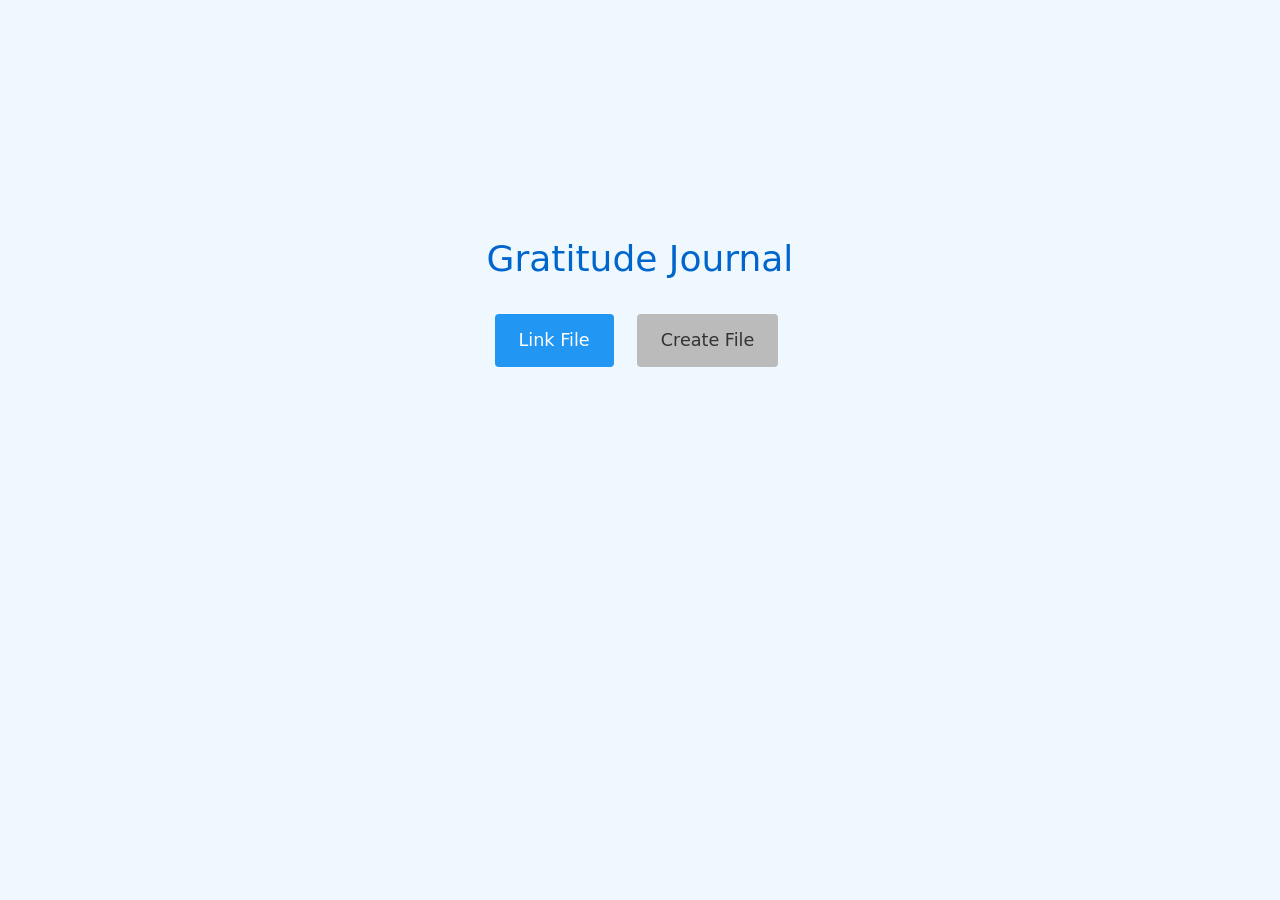
<file: gratitude/index.html>
<!DOCTYPE html>
<html lang="en">
  <head>
    <meta charset="UTF-8">
    <meta name="viewport" content="width=device-width, initial-scale=1.0">
    <title>Gratitude Journal</title>
    <link rel="stylesheet" href="../libs/tacit-css.css"/>
    <link rel="stylesheet" href="../common/style.css"/>
    <style>
    .top-right {
      position: absolute;
      top: .5rem;
      right: .5rem;
      margin: 0;
    }
    textarea {
      width: 100%;
      min-height: 80px;
      margin-bottom: 1rem;
      border: 1px solid #ccc;
      border-radius: 4px;
      padding: 0.5rem;
      font-family: inherit;
    }
    .entries-grid {
      display: grid;
      grid-template-columns: repeat(auto-fill, minmax(220px, 1fr));
      gap: 1.5rem;
      margin-top: 1rem;
      justify-content: center;
      align-items: start;
    }
    .post-it {
      width: 240px;
      min-height: 240px;
      padding: 1.5rem 1rem 1rem 1rem;
      box-shadow: 2px 2px 5px rgba(0,0,0,0.1);
      position: relative;
      display: flex;
      flex-direction: column;
      border-width: 1px;
      border-style: solid;
      transition: transform 0.2s;
      text-align: center;
    }
    .color-0 { background-color: #fff9c4; border-color: #f0e68c; --label-color: #9e9d24; } /* Yellow */
    .color-1 { background-color: #ffe0b2; border-color: #ffcc80; --label-color: #e65100; } /* Orange */
    .color-2 { background-color: #c8e6c9; border-color: #a5d6a7; --label-color: #2e7d32; } /* Green */
    .color-3 { background-color: #bbdefb; border-color: #90caf9; --label-color: #1565c0; } /* Blue */
    .color-4 { background-color: #e1bee7; border-color: #ce93d8; --label-color: #7b1fa2; } /* Purple */
    
    .post-it:hover {
      transform: rotate(-1deg);
    }
    .post-it::before {
      content: "";
      position: absolute;
      top: -10px;
      left: 50%;
      transform: translateX(-50%);
      width: 80px;
      height: 25px;
      background-color: rgba(255, 255, 255, 0.4);
      box-shadow: 0 1px 2px rgba(0,0,0,0.05);
    }
    .post-it-content {
      flex-grow: 1;
      display: flex;
      flex-direction: column;
      justify-content: center;
      align-items: center;
      width: 100%;
    }
    .entry-number {
      font-weight: bold;
      color: var(--label-color, #9e9d24);
      font-size: 1.2rem;
      display: block;
      margin-bottom: 0.5rem;
      flex-shrink: 0;
    }
    section {
      position: relative;
    }
    .entry-text {
      font-size: 1.4rem;
      line-height: 1.4;
      font-family: "Comic Sans MS", "Comic Sans", cursive;
      color: #333;
      text-align: center;
      width: 100%;
      word-wrap: break-word;
      margin: 0;
    }
    .post-it div.entry-text {
      background: transparent !important;
      border: none !important;
      height: auto;
      min-height: 1.4em;
      padding: 0;
      margin: 0;
      outline: none;
      display: inline-block;
    }
    .post-it div.entry-text[contenteditable="true"]:empty:before {
      content: attr(data-placeholder);
      color: #888;
    }
    .input-area {
      margin-bottom: 3rem;
      display: flex;
      flex-direction: column;
      align-items: center;
    }
    .input-grid {
      display: flex;
      justify-content: center;
      width: 100%;
      margin-top: 1rem;
    }
    .entry-actions {
      margin-top: 0.5rem;
      display: flex;
      justify-content: center;
    }
    .btn-success {
      margin-bottom: 1rem;
    }
    button.btn-danger {
      padding: 0.2rem 0.5rem;
      font-size: 0.7rem;
    }
    .centered-container {
      display: flex;
      flex-direction: column;
      align-items: center;
      justify-content: center;
      min-height: 60vh;
      text-align: center;
    }
    .centered-container .button-group {
      display: flex;
      gap: 1rem;
      margin-top: 1rem;
    }
    .centered-container button {
      font-size: 1.1rem;
      padding: 0.75rem 1.5rem;
    }
    </style>
  </head>
  <body>
    <main id="app-mount"></main>
  </body>
  <script src="../libs/mithril.js"></script>
  <script src="../common/file-linker.js"></script>
  <script src="script.js"></script>
</html>
</file>
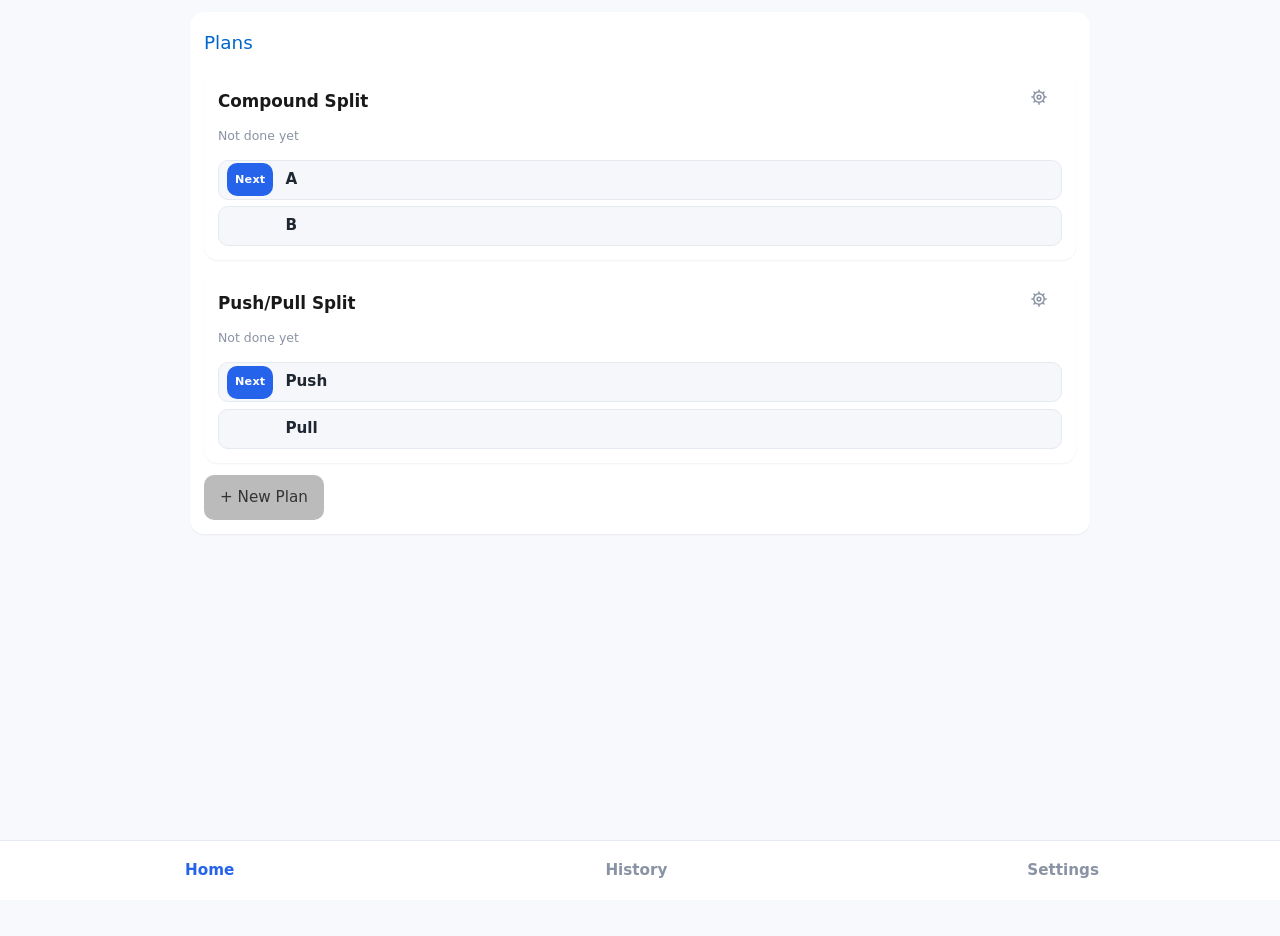
<file: gym/index.html>
<!DOCTYPE html>
<html lang="en">
  <head>
    <meta charset="UTF-8">
    <meta name="viewport" content="width=device-width, initial-scale=1.0, maximum-scale=1.0, user-scalable=no, viewport-fit=cover">
    <title>Gym Tracker</title>

    <!-- PWA: installable + works offline (see service-worker.js) -->
    <link rel="manifest" href="manifest.json">
    <meta name="theme-color" content="#2563eb">
    <link rel="icon" href="icons/icon-512.png">

    <!-- iOS ignores the manifest's icons/display for "Add to Home Screen" —
         these are the tags it actually reads. -->
    <link rel="apple-touch-icon" href="icons/icon-512.png">
    <meta name="apple-mobile-web-app-capable" content="yes">
    <meta name="mobile-web-app-capable" content="yes">
    <meta name="apple-mobile-web-app-title" content="Gym">
    <meta name="apple-mobile-web-app-status-bar-style" content="default">

    <link rel="stylesheet" href="../libs/tacit-css.css"/>
    <link rel="stylesheet" href="../common/style.css"/>
    <link rel="stylesheet" href="style.css"/>
  </head>
  <body>
    <main id="app-mount"></main>
  </body>
  <script src="../libs/mithril.js"></script>
  <script src="model.js"></script>
  <script src="storage.js"></script>
  <script src="chart.js"></script>
  <script src="script.js"></script>
</html>
</file>
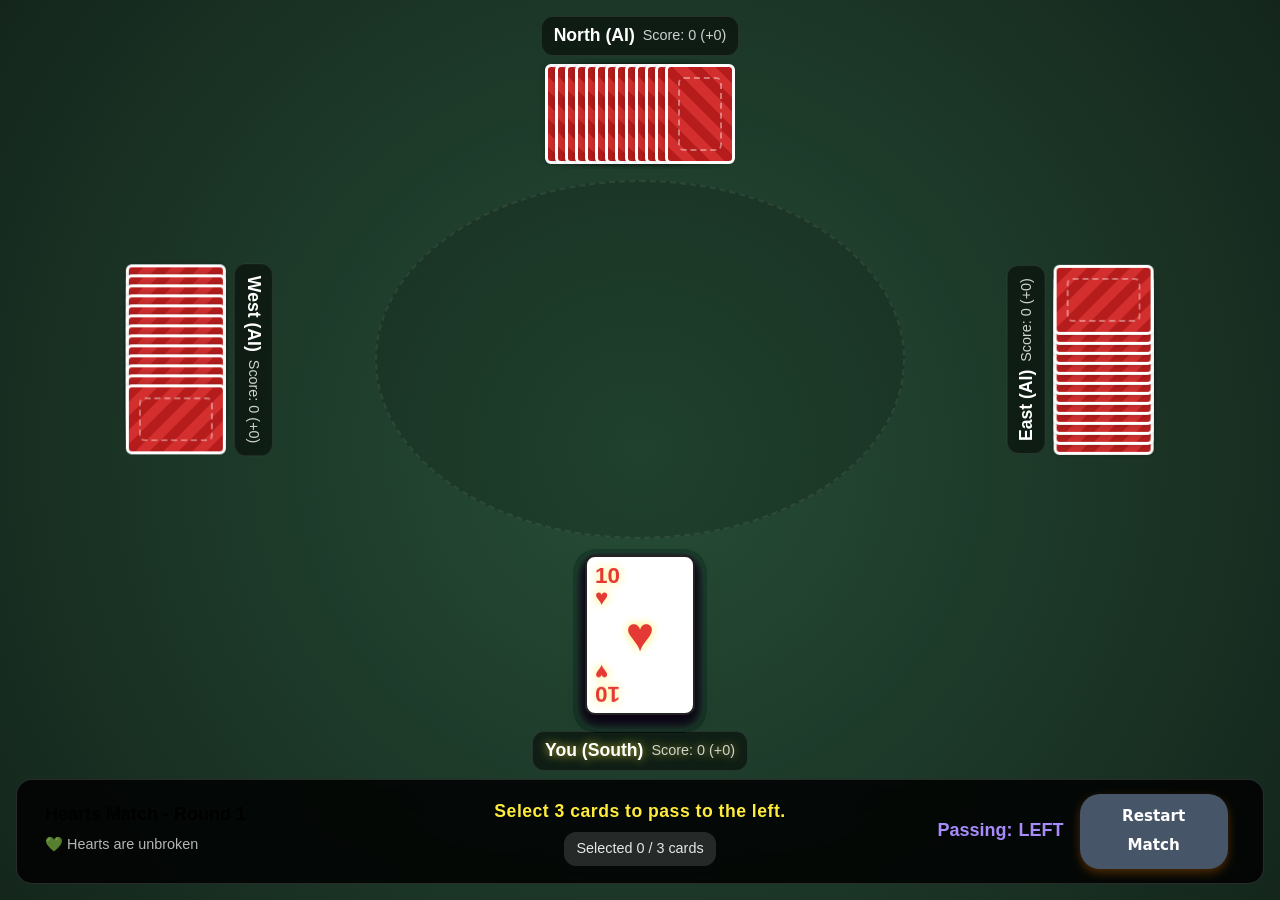
<file: hearts/index.html>
<!DOCTYPE html>
<html lang="en">
  <head>
    <meta charset="UTF-8">
    <meta name="viewport" content="width=device-width, initial-scale=1.0">
    <title>Hearts Card Game</title>
    <link rel="stylesheet" href="../libs/tacit-css.css"/>
    <link rel="stylesheet" href="../common/style.css"/>
    <link rel="stylesheet" href="./style.css"/>
    <script src="../libs/mithril.js"></script>
  </head>
  <body>
    <div id="app-container"></div>
    <script src="./script.js"></script>
  </body>
</html>
</file>
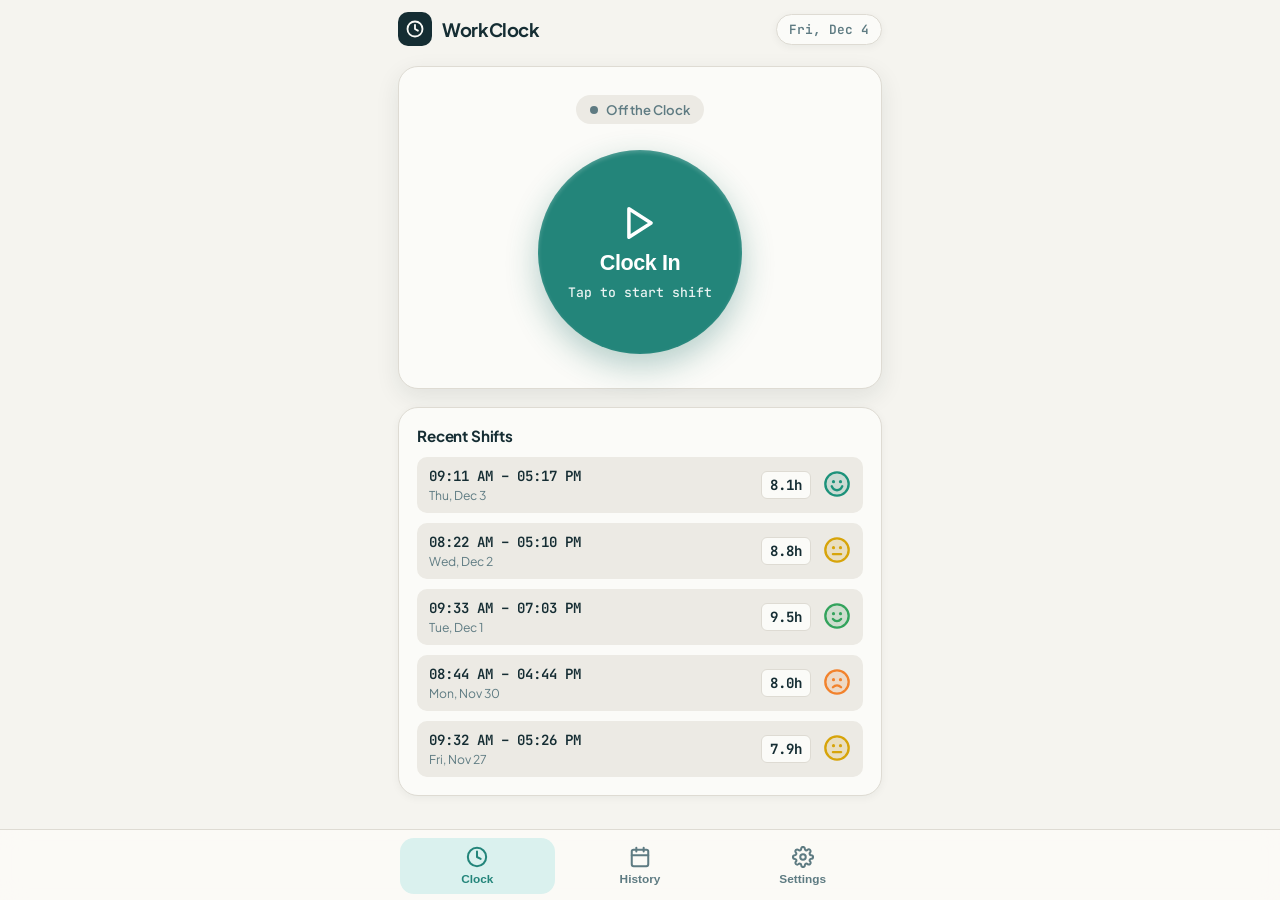
<file: job/index.html>
<!DOCTYPE html>
<html lang="en">
<head>
  <meta charset="UTF-8" />
  <meta name="viewport" content="width=device-width, initial-scale=1.0, maximum-scale=1.0, user-scalable=no, viewport-fit=cover" />
  <title>WorkClock — Shift & Mood Tracker</title>
  <meta name="description" content="Simple single-page work clock-in/clock-out tracker with daily mood survey, monthly calendar, and weekly analytics." />

  <!-- iOS Home Screen PWA Meta Tags -->
  <meta name="apple-mobile-web-app-capable" content="yes" />
  <meta name="apple-mobile-web-app-status-bar-style" content="default" />
  <meta name="apple-mobile-web-app-title" content="WorkClock" />
  <meta name="theme-color" content="#f6f5f0" />
  <link rel="apple-touch-icon" href="apple-touch-icon.png" />
  <link rel="manifest" href="manifest.json" />

  <!-- Google Fonts -->
  <link rel="preconnect" href="https://fonts.googleapis.com" />
  <link rel="preconnect" href="https://fonts.gstatic.com" crossorigin />
  <link href="https://fonts.googleapis.com/css2?family=JetBrains+Mono:wght@500;700&family=Plus+Jakarta+Sans:wght@400;500;600;700;800&display=swap" rel="stylesheet" />

  <link rel="stylesheet" href="index.css" />
</head>
<body>
  <div class="app-shell">
    <!-- Header -->
    <header class="app-header">
      <div class="brand">
        <div class="brand-logo" aria-hidden="true">
          <svg width="20" height="20" viewBox="0 0 24 24" fill="none" stroke="currentColor" stroke-width="2.2" stroke-linecap="round" stroke-linejoin="round">
            <circle cx="12" cy="12" r="9"></circle>
            <polyline points="12 7 12 12 15.5 14"></polyline>
          </svg>
        </div>
        <h1>WorkClock</h1>
      </div>
      <div id="header-date-pill" class="current-date-pill mono"></div>
    </header>

    <!-- VIEW 1: CLOCK IN / OUT -->
    <main id="view-clock" class="view-section active" aria-label="Clock In and Out">
      <section class="clock-hero-card">
        <div id="clock-status-badge" class="status-badge">
          <span class="status-dot"></span>
          <span id="clock-status-text">Off the Clock</span>
        </div>

        <div class="clock-button-wrap">
          <button id="clock-toggle-btn" class="clock-toggle-btn" type="button">
            <svg id="clock-btn-icon" width="38" height="38" viewBox="0 0 24 24" fill="none" stroke="currentColor" stroke-width="2.2" stroke-linecap="round" stroke-linejoin="round">
              <polygon points="5 3 19 12 5 21 5 3"></polygon>
            </svg>
            <span id="clock-btn-label" class="clock-btn-label">Clock In</span>
            <span id="clock-btn-sub" class="clock-btn-sub mono">Tap to start shift</span>
          </button>
        </div>

        <div id="active-session-panel" class="active-session-info hidden">
          <div class="session-metrics">
            <div class="metric-item">
              <span class="metric-label">Clocked In At</span>
              <span id="clocked-in-time-val" class="metric-value mono">--:--</span>
            </div>
            <div class="metric-item">
              <span class="metric-label">Elapsed Time</span>
              <span id="elapsed-time-val" class="metric-value mono">00:00:00</span>
            </div>
          </div>
          <div class="session-actions-row">
            <button id="edit-active-start-btn" class="session-btn edit-start-btn" type="button">
              <svg width="15" height="15" viewBox="0 0 24 24" fill="none" stroke="currentColor" stroke-width="2.2" stroke-linecap="round" stroke-linejoin="round">
                <path d="M11 4H4a2 2 0 0 0-2 2v14a2 2 0 0 0 2 2h14a2 2 0 0 0 2-2v-7"></path>
                <path d="M18.5 2.5a2.121 2.121 0 0 1 3 3L12 15l-4 1 1-4 9.5-9.5z"></path>
              </svg>
              <span>Edit Start Time</span>
            </button>
            <button id="cancel-shift-btn" class="session-btn cancel-session-btn" type="button">
              Cancel Shift
            </button>
          </div>
        </div>
      </section>

      <section class="card">
        <div class="card-header">
          <h2 class="card-title">Recent Shifts</h2>
          <span id="today-total-badge" class="mono" style="font-size: 0.82rem; font-weight: 700; color: var(--primary);"></span>
        </div>
        <div id="recent-logs-list" class="today-logs-list"></div>
      </section>
    </main>

    <!-- VIEW 2: HISTORY (MONTH CALENDAR & WEEK LINE GRAPH) -->
    <main id="view-history" class="view-section" aria-label="Work History">
      <div class="history-toolbar">
        <div class="segmented-control" role="tablist">
          <button id="subtab-month-btn" class="segment-btn active" type="button" role="tab" aria-selected="true">
            Month View
          </button>
          <button id="subtab-week-btn" class="segment-btn" type="button" role="tab" aria-selected="false">
            Week Graph
          </button>
        </div>
        <button id="history-edit-btn" class="history-edit-btn" type="button" aria-label="Edit Shift Times">
          <svg width="15" height="15" viewBox="0 0 24 24" fill="none" stroke="currentColor" stroke-width="2.2" stroke-linecap="round" stroke-linejoin="round">
            <path d="M11 4H4a2 2 0 0 0-2 2v14a2 2 0 0 0 2 2h14a2 2 0 0 0 2-2v-7"></path>
            <path d="M18.5 2.5a2.121 2.121 0 0 1 3 3L12 15l-4 1 1-4 9.5-9.5z"></path>
          </svg>
          <span>Edit</span>
        </button>
      </div>

      <!-- Summary Stats Strip -->
      <div class="stats-strip">
        <div class="stat-box">
          <div class="stat-box-label">Total Hours</div>
          <div id="stat-total-hours" class="stat-box-val mono">0.0h</div>
        </div>
        <div class="stat-box">
          <div class="stat-box-label">Avg / Day</div>
          <div id="stat-avg-hours" class="stat-box-val mono">0.0h</div>
        </div>
        <div class="stat-box">
          <div class="stat-box-label">Avg Mood</div>
          <div id="stat-avg-mood" class="stat-box-val mono">-</div>
        </div>
      </div>

      <!-- Month View Panel -->
      <section id="history-month-panel" class="card">
        <div class="period-nav">
          <button id="month-prev-btn" class="nav-icon-btn" type="button" aria-label="Previous Month">
            <svg width="18" height="18" viewBox="0 0 24 24" fill="none" stroke="currentColor" stroke-width="2.2"><polyline points="15 18 9 12 15 6"></polyline></svg>
          </button>
          <span id="month-label" class="period-label">October 2026</span>
          <button id="month-next-btn" class="nav-icon-btn" type="button" aria-label="Next Month">
            <svg width="18" height="18" viewBox="0 0 24 24" fill="none" stroke="currentColor" stroke-width="2.2"><polyline points="9 18 15 12 9 6"></polyline></svg>
          </button>
        </div>

        <div class="weekdays-grid">
          <span>Sun</span><span>Mon</span><span>Tue</span><span>Wed</span><span>Thu</span><span>Fri</span><span>Sat</span>
        </div>
        <div id="calendar-grid" class="calendar-grid"></div>
      </section>

      <!-- Week View Panel -->
      <section id="history-week-panel" class="card" style="display: none;">
        <div class="period-nav">
          <button id="week-prev-btn" class="nav-icon-btn" type="button" aria-label="Previous Week">
            <svg width="18" height="18" viewBox="0 0 24 24" fill="none" stroke="currentColor" stroke-width="2.2"><polyline points="15 18 9 12 15 6"></polyline></svg>
          </button>
          <span id="week-label" class="period-label">Oct 4 – Oct 10</span>
          <button id="week-next-btn" class="nav-icon-btn" type="button" aria-label="Next Week">
            <svg width="18" height="18" viewBox="0 0 24 24" fill="none" stroke="currentColor" stroke-width="2.2"><polyline points="9 18 15 12 9 6"></polyline></svg>
          </button>
        </div>

        <div id="week-chart-container" class="chart-container"></div>
        <div class="chart-legend">
          <div class="legend-item">
            <span class="legend-swatch" style="background: var(--primary);"></span>
            <span>Hours Worked</span>
          </div>
          <div class="legend-item">
            <span class="legend-swatch" style="background: var(--active-amber);"></span>
            <span>Mood Rating (1–5)</span>
          </div>
        </div>
      </section>
    </main>

    <!-- VIEW 3: SETTINGS -->
    <main id="view-settings" class="view-section" aria-label="Settings and Data">
      <section class="card settings-group">
        <h2 class="card-title">CSV Data Backup</h2>
        <p class="settings-desc">
          All shift hours and mood ratings are stored locally on your device. Export your history to CSV or import an existing CSV log.
        </p>
        <div class="btn-stack">
          <button id="export-csv-btn" class="action-btn primary" type="button">
            <svg width="18" height="18" viewBox="0 0 24 24" fill="none" stroke="currentColor" stroke-width="2.2"><path d="M21 15v4a2 2 0 0 1-2 2H5a2 2 0 0 1-2-2v-4"></path><polyline points="7 10 12 15 17 10"></polyline><line x1="12" y1="15" x2="12" y2="3"></line></svg>
            Export Shifts to CSV
          </button>
          <button id="import-csv-btn" class="action-btn" type="button">
            <svg width="18" height="18" viewBox="0 0 24 24" fill="none" stroke="currentColor" stroke-width="2.2"><path d="M21 15v4a2 2 0 0 1-2 2H5a2 2 0 0 1-2-2v-4"></path><polyline points="17 8 12 3 7 8"></polyline><line x1="12" y1="3" x2="12" y2="15"></line></svg>
            Import Shifts from CSV
          </button>
          <input id="csv-file-input" type="file" accept=".csv,text/csv" style="display: none;" />
        </div>
      </section>

      <section class="card settings-group">
        <h2 class="card-title">Test Data & Storage</h2>
        <p class="settings-desc">
          Prefill the past 30 days with realistic test shifts and mood ratings, or clear all stored records.
        </p>
        <div class="btn-stack">
          <button id="prefill-data-btn" class="action-btn" type="button">
            Prefill Last Month with Test Data
          </button>
          <button id="clear-data-btn" class="action-btn danger" type="button">
            Clear All Data
          </button>
        </div>
      </section>

      <section class="card settings-group">
        <h2 class="card-title">Install on iOS Home Screen</h2>
        <p class="settings-desc">
          In Safari on iPhone or iPad, tap the <strong>Share</strong> icon in the bottom bar and choose <strong>Add to Home Screen</strong> for a full-screen offline app experience.
        </p>
      </section>
    </main>
  </div>

  <!-- Doctor's Office Mood Survey Modal (1 to 5 Faces) -->
  <div id="survey-modal-backdrop" class="modal-backdrop hidden" role="dialog" aria-modal="true" aria-labelledby="survey-modal-title">
    <div class="survey-modal">
      <h2 id="survey-modal-title" class="survey-title">How was work today?</h2>
      <p id="survey-shift-summary" class="survey-subtitle mono">Shift logged: 8.0 hrs</p>
      <div id="faces-chart-container" class="faces-chart"></div>
    </div>
  </div>

  <!-- Modal: Edit Active Start Time -->
  <div id="active-start-modal-backdrop" class="modal-backdrop hidden" role="dialog" aria-modal="true" aria-labelledby="active-start-modal-title">
    <div class="modal-card">
      <div class="modal-header">
        <h2 id="active-start-modal-title" class="modal-title">Edit Start Time</h2>
        <button id="active-start-close-btn" class="modal-close-icon-btn" type="button" aria-label="Close modal">✕</button>
      </div>
      <p class="modal-subtitle">Adjust the day and hour you clocked in</p>
      <form id="active-start-form" class="modal-form">
        <div class="form-group">
          <label for="active-start-input" class="form-label">Start Date &amp; Time</label>
          <input type="datetime-local" id="active-start-input" class="form-input mono" required />
        </div>
        <div class="modal-btn-row">
          <button id="active-start-save-btn" class="action-btn primary" type="submit">Save</button>
          <button id="active-start-cancel-btn" class="action-btn" type="button">Cancel</button>
        </div>
      </form>
    </div>
  </div>

  <!-- Modal: Edit History Shift Times -->
  <div id="history-edit-modal-backdrop" class="modal-backdrop hidden" role="dialog" aria-modal="true" aria-labelledby="history-edit-modal-title">
    <div class="modal-card">
      <div class="modal-header">
        <h2 id="history-edit-modal-title" class="modal-title">Edit Shift Times</h2>
        <button id="history-edit-close-btn" class="modal-close-icon-btn" type="button" aria-label="Close modal">✕</button>
      </div>
      <p class="modal-subtitle">Select a shift and adjust its start and end times</p>
      <form id="history-edit-form" class="modal-form">
        <div class="form-group">
          <label for="history-edit-shift-select" class="form-label">Shift</label>
          <select id="history-edit-shift-select" class="form-select mono"></select>
        </div>
        <div class="form-group">
          <label for="history-edit-start-input" class="form-label">Start Time (Day &amp; Hour)</label>
          <input type="datetime-local" id="history-edit-start-input" class="form-input mono" required />
        </div>
        <div class="form-group">
          <label for="history-edit-end-input" class="form-label">End Time (Day &amp; Hour)</label>
          <input type="datetime-local" id="history-edit-end-input" class="form-input mono" required />
        </div>
        <div class="duration-preview-card">
          <span class="duration-label">Calculated Duration</span>
          <span id="history-edit-duration-val" class="duration-val mono">-- hrs</span>
        </div>
        <div class="modal-btn-row">
          <button id="history-edit-save-btn" class="action-btn primary" type="submit">Save Changes</button>
          <button id="history-edit-cancel-btn" class="action-btn" type="button">Cancel</button>
        </div>
        <div class="modal-danger-row">
          <button id="history-edit-delete-btn" class="text-danger-btn" type="button">Delete This Shift</button>
        </div>
      </form>
    </div>
  </div>

  <!-- Toast -->
  <div id="toast-msg" class="toast hidden" role="status" aria-live="polite"></div>

  <!-- Bottom Bar -->
  <nav class="bottom-nav" aria-label="Primary Navigation">
    <div class="bottom-nav-inner">
      <button id="nav-clock-btn" class="nav-tab active" type="button">
        <svg viewBox="0 0 24 24" fill="none" stroke="currentColor" stroke-width="2.2" stroke-linecap="round" stroke-linejoin="round">
          <circle cx="12" cy="12" r="10"></circle>
          <polyline points="12 6 12 12 16 14"></polyline>
        </svg>
        <span>Clock</span>
      </button>
      <button id="nav-history-btn" class="nav-tab" type="button">
        <svg viewBox="0 0 24 24" fill="none" stroke="currentColor" stroke-width="2.2" stroke-linecap="round" stroke-linejoin="round">
          <rect x="3" y="4" width="18" height="18" rx="2" ry="2"></rect>
          <line x1="16" y1="2" x2="16" y2="6"></line>
          <line x1="8" y1="2" x2="8" y2="6"></line>
          <line x1="3" y1="10" x2="21" y2="10"></line>
        </svg>
        <span>History</span>
      </button>
      <button id="nav-settings-btn" class="nav-tab" type="button">
        <svg viewBox="0 0 24 24" fill="none" stroke="currentColor" stroke-width="2.2" stroke-linecap="round" stroke-linejoin="round">
          <circle cx="12" cy="12" r="3"></circle>
          <path d="M19.4 15a1.65 1.65 0 0 0 .33 1.82l.06.06a2 2 0 0 1 0 2.83 2 2 0 0 1-2.83 0l-.06-.06a1.65 1.65 0 0 0-1.82-.33 1.65 1.65 0 0 0-1 1.51V21a2 2 0 0 1-2 2 2 2 0 0 1-2-2v-.09A1.65 1.65 0 0 0 9 19.4a1.65 1.65 0 0 0-1.82.33l-.06.06a2 2 0 0 1-2.83 0 2 2 0 0 1 0-2.83l.06-.06a1.65 1.65 0 0 0 .33-1.82 1.65 1.65 0 0 0-1.51-1H3a2 2 0 0 1-2-2 2 2 0 0 1 2-2h.09A1.65 1.65 0 0 0 4.6 9a1.65 1.65 0 0 0-.33-1.82l-.06-.06a2 2 0 0 1 0-2.83 2 2 0 0 1 2.83 0l.06.06a1.65 1.65 0 0 0 1.82.33H9a1.65 1.65 0 0 0 1-1.51V3a2 2 0 0 1 2-2 2 2 0 0 1 2 2v.09a1.65 1.65 0 0 0 1 1.51 1.65 1.65 0 0 0 1.82-.33l.06-.06a2 2 0 0 1 2.83 0 2 2 0 0 1 0 2.83l-.06.06a1.65 1.65 0 0 0-.33 1.82V9a1.65 1.65 0 0 0 1.51 1H21a2 2 0 0 1 2 2 2 2 0 0 1-2 2h-.09a1.65 1.65 0 0 0-1.51 1z"></path>
        </svg>
        <span>Settings</span>
      </button>
    </div>
  </nav>

  <script src="app.js"></script>
</body>
</html>
</file>
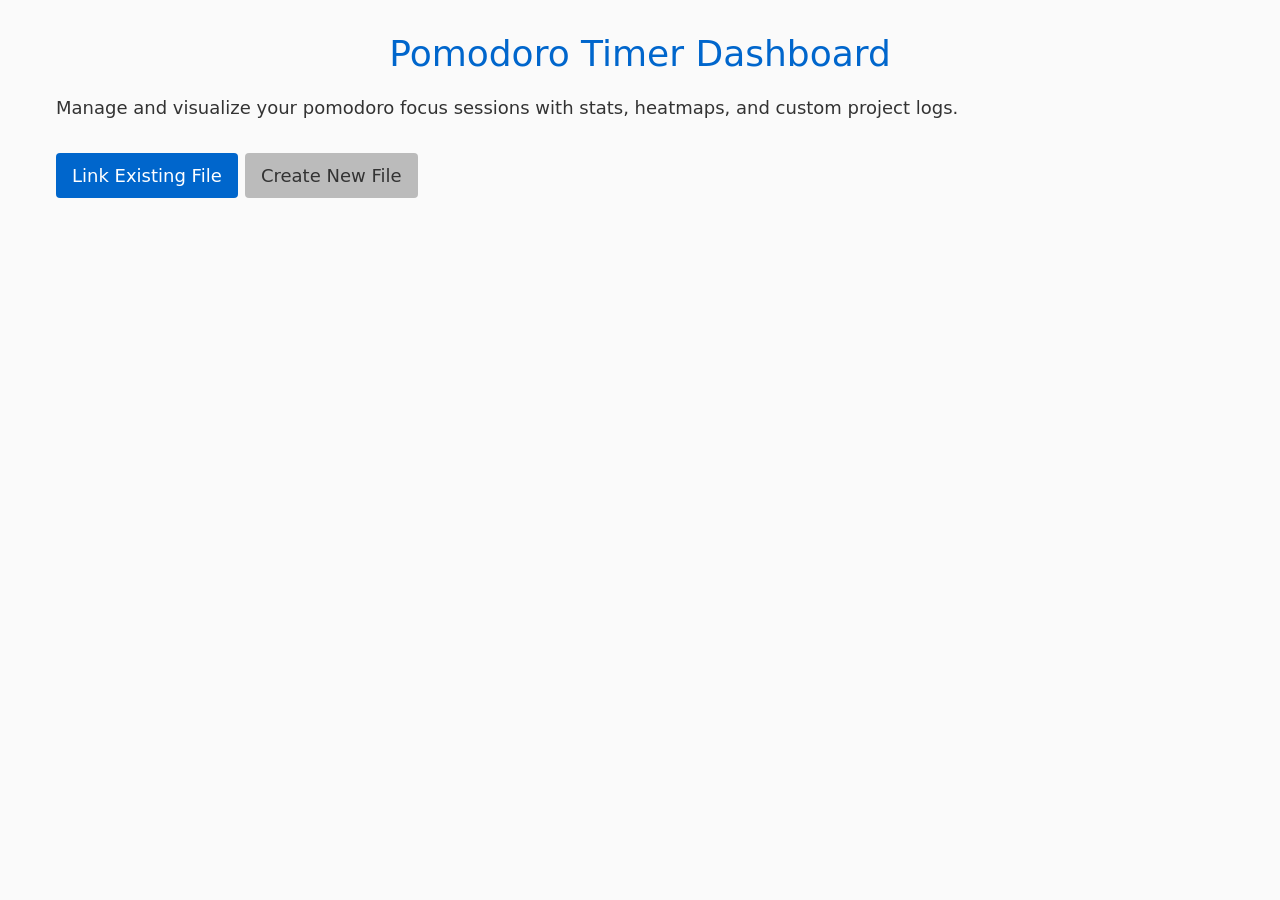
<file: pomodoro/index.html>
<!DOCTYPE html>
<html lang="en">
  <head>
    <meta charset="UTF-8">
    <meta name="viewport" content="width=device-width, initial-scale=1.0">
    <title>Pomodoro Timer</title>
    <link rel="stylesheet" href="../libs/tacit-css.css"/>
    <link rel="stylesheet" href="../common/style.css"/>
    <style>
      /* Custom styles for Pomodoro app */
      body {
        background-color: #fafafa;
        color: #333;
      }
      
      h1, h2, h3 {
        color: #0066cc; /* Blue theme */
      }
      
      h1:first-child, h2:first-child {
        color: #0066cc;
      }
      
      button.btn-primary {
        background-color: #0066cc;
        color: white;
      }
      
      button.btn-success {
        background-color: #4caf50;
        color: white;
      }
      
      button.btn-warning {
        background-color: #ff9800;
        color: white;
      }
      
      button.btn-danger {
        background-color: #f44336;
        color: white;
      }

      /* Flex layout for navbar/header */
      .nav-container {
        display: flex;
        justify-content: space-between;
        align-items: center;
        border-bottom: 1px solid #eaeaea;
        padding-bottom: 1rem;
        margin-bottom: 2rem;
      }

      .nav-container h1 {
        margin: 0;
      }

      .container {
        max-width: 1200px;
      }

      /* Timer Dashboard Styling */
      .timer-dashboard {
        display: grid;
        grid-template-columns: 1fr 2fr;
        gap: 2rem;
        align-items: start;
      }

      @media (max-width: 768px) {
        .timer-dashboard {
          grid-template-columns: 1fr;
        }
      }

      .timer-card {
        text-align: center;
        padding: 3rem 2rem;
        border: 1px solid #eaeaea;
        border-radius: 8px;
        background: white;
        box-shadow: 0 4px 6px rgba(0, 0, 0, 0.02);
        margin-bottom: 1rem;
      }

      .timer-display {
        font-size: 5.5rem;
        font-weight: 700;
        font-family: monospace;
        margin: 1.5rem 0 2.5rem 0;
        color: #222;
        letter-spacing: -2px;
        line-height: 1;
      }

      .timer-controls {
        display: flex;
        justify-content: center;
        gap: 0.75rem;
        margin-bottom: 2rem;
      }

      .timer-presets {
        display: flex;
        justify-content: center;
        gap: 0.5rem;
        flex-wrap: wrap;
      }

      .timer-presets button {
        font-size: 0.85rem;
        padding: 0.3rem 0.6rem;
      }

      /* Form Card Styling */
      .form-card {
        padding: 1.5rem;
        border: 1px solid #eaeaea;
        border-radius: 8px;
        background: white;
        box-shadow: 0 4px 6px rgba(0, 0, 0, 0.02);
      }

      .form-group {
        margin-bottom: 1.25rem;
      }

      .form-group label {
        display: block;
        font-weight: bold;
        margin-bottom: 0.4rem;
        font-size: 0.9rem;
      }

      .form-group input, .form-group textarea {
        width: 100%;
        padding: 0.6rem;
        border: 1px solid #ddd;
        border-radius: 4px;
        font-family: inherit;
        box-sizing: border-box;
      }

      .form-group textarea {
        min-height: 220px;
        resize: vertical;
      }

      .form-help {
        font-size: 0.75rem;
        color: #666;
        margin-top: 0.2rem;
      }

      /* Heatmap Card */
      .heatmap-card {
        padding: 1.5rem;
        border: 1px solid #eaeaea;
        border-radius: 8px;
        background: white;
        box-shadow: 0 4px 6px rgba(0, 0, 0, 0.02);
        margin-bottom: 2rem;
      }

      .heatmap-header {
        display: flex;
        justify-content: space-between;
        align-items: center;
        margin-bottom: 1rem;
      }

      .heatmap-header h2 {
        margin: 0;
      }

      .heatmap-legend {
        display: flex;
        align-items: center;
        gap: 4px;
        font-size: 0.8rem;
        color: #666;
      }

      .legend-box {
        width: 10px;
        height: 10px;
        border-radius: 2px;
      }

      /* Stats Layout */
      .stats-grid {
        display: grid;
        grid-template-columns: 1fr 1.5fr;
        gap: 1.5rem;
        margin-bottom: 2rem;
      }

      @media (max-width: 768px) {
        .stats-grid {
          grid-template-columns: 1fr;
        }
      }

      .stat-summary-card {
        background: white;
        border: 1px solid #eaeaea;
        border-radius: 8px;
        padding: 1.5rem;
        box-shadow: 0 4px 6px rgba(0, 0, 0, 0.02);
      }

      .stat-box {
        display: flex;
        justify-content: space-between;
        align-items: center;
        padding: 0.8rem 0;
        border-bottom: 1px solid #f0f0f0;
      }

      .stat-box:last-child {
        border-bottom: none;
      }

      .stat-val {
        font-size: 1.5rem;
        font-weight: bold;
        color: #0066cc;
      }

      .stat-breakdown-card {
        background: white;
        border: 1px solid #eaeaea;
        border-radius: 8px;
        padding: 1.5rem;
        box-shadow: 0 4px 6px rgba(0, 0, 0, 0.02);
      }

      .breakdown-table {
        width: 100%;
        border-collapse: collapse;
        font-size: 0.9rem;
      }

      .breakdown-table th, .breakdown-table td {
        text-align: left;
        padding: 0.6rem 0.8rem;
        border-bottom: 1px solid #f0f0f0;
      }

      .breakdown-table th {
        font-weight: bold;
        color: #666;
      }

      /* Feed Section */
      .feed-section {
        background: white;
        border: 1px solid #eaeaea;
        border-radius: 8px;
        padding: 1.5rem;
        box-shadow: 0 4px 6px rgba(0, 0, 0, 0.02);
        margin-bottom: 3rem;
      }

      .feed-header {
        display: flex;
        justify-content: space-between;
        align-items: center;
        margin-bottom: 1.5rem;
        flex-wrap: wrap;
        gap: 1rem;
      }

      .feed-header h2 {
        margin: 0;
      }

      .filter-controls {
        display: flex;
        gap: 0.5rem;
        flex-wrap: wrap;
        align-items: center;
      }

      .filter-controls input, .filter-controls select {
        padding: 0.4rem 0.6rem;
        border: 1px solid #ddd;
        border-radius: 4px;
        font-size: 0.85rem;
      }

      .feed-list {
        display: flex;
        flex-direction: column;
        gap: 1rem;
      }

      .feed-item {
        border: 1px solid #eaeaea;
        border-radius: 6px;
        padding: 1.25rem;
        background: #fafafa;
        position: relative;
      }

      .feed-item-header {
        display: flex;
        justify-content: space-between;
        align-items: flex-start;
        margin-bottom: 0.5rem;
      }

      .feed-item-title {
        font-weight: bold;
        font-size: 1.1rem;
        margin: 0;
      }

      .feed-item-meta {
        display: flex;
        gap: 0.5rem;
        align-items: center;
        margin-bottom: 0.75rem;
        flex-wrap: wrap;
      }

      .badge {
        display: inline-block;
        padding: 0.15rem 0.5rem;
        font-size: 0.75rem;
        border-radius: 20px;
        font-weight: 500;
      }

      .badge-project {
        background-color: #e3f2fd;
        color: #1565c0;
        border: 1px solid #bbdefb;
      }

      .badge-tag {
        background-color: #f1f8e9;
        color: #33691e;
        border: 1px solid #dcedc8;
      }

      .feed-item-time {
        font-size: 0.8rem;
        color: #777;
      }

      .feed-item-info {
        font-size: 0.9rem;
        line-height: 1.5;
        color: #444;
        border-top: 1px dashed #eaeaea;
        padding-top: 0.75rem;
        margin-top: 0.75rem;
      }

      .feed-item-info p {
        margin-bottom: 0.5rem;
      }

      .feed-item-info p:last-child {
        margin-bottom: 0;
      }

      .top-right-btn {
        position: absolute;
        top: 0.75rem;
        right: 0.75rem;
      }

      .empty-state {
        text-align: center;
        padding: 3rem 1rem;
        color: #777;
      }

      /* Dialog / Modal */
      .modal-backdrop {
        position: fixed;
        top: 0;
        left: 0;
        right: 0;
        bottom: 0;
        background: rgba(0, 0, 0, 0.5);
        display: flex;
        justify-content: center;
        align-items: center;
        z-index: 1000;
      }

      .modal-content {
        background: white;
        padding: 2rem;
        border-radius: 8px;
        max-width: 450px;
        width: 90%;
        box-shadow: 0 10px 25px rgba(0,0,0,0.15);
        text-align: center;
      }

      .modal-content h3 {
        margin-top: 0;
        color: #4caf50;
      }

      .modal-content p {
        margin-bottom: 1.5rem;
      }

      /* Stats Sidebar Overlay */
      .sidebar-backdrop {
        position: fixed;
        top: 0;
        left: 0;
        right: 0;
        bottom: 0;
        background: rgba(0, 0, 0, 0.45);
        display: flex;
        justify-content: flex-end;
        z-index: 999;
      }

      .sidebar-content {
        background: white;
        width: 550px;
        max-width: 85%;
        height: 100%;
        box-shadow: -5px 0 25px rgba(0, 0, 0, 0.15);
        padding: 2.5rem 2rem;
        box-sizing: border-box;
        overflow-y: auto;
        display: flex;
        flex-direction: column;
      }

      .sidebar-header {
        display: flex;
        justify-content: space-between;
        align-items: center;
        border-bottom: 1px solid #eaeaea;
        padding-bottom: 1rem;
        margin-bottom: 2rem;
      }

      .sidebar-header h2 {
        margin: 0;
      }
    </style>
  </head>
  <body>
    <main id="app-mount"></main>
  </body>
  <script src="../libs/mithril.js"></script>
  <script src="../libs/snarkdown.js"></script>
  <script src="../common/file-linker.js"></script>
  <script src="../common/heatmap.js"></script>
  <script src="script.js"></script>
</html>
</file>
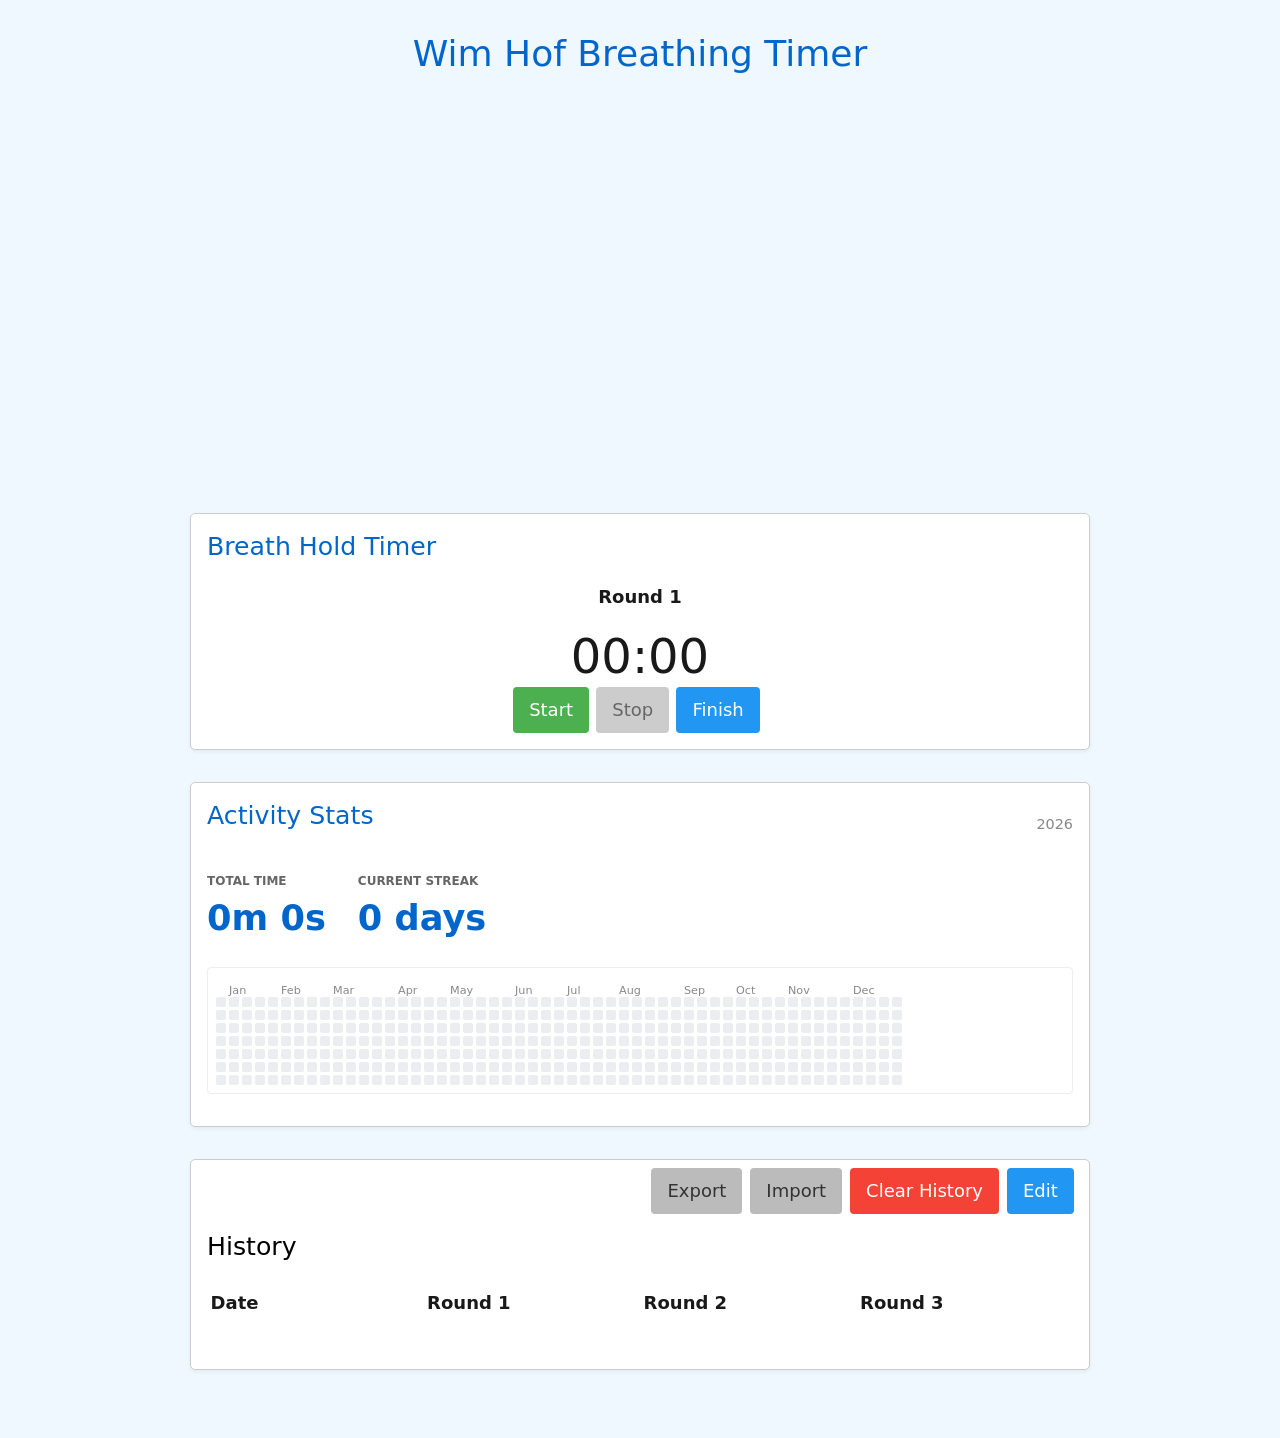
<file: wim/index.html>
<!DOCTYPE html>
<html lang="en">
  <head>
    <meta charset="UTF-8">
    <meta name="viewport" content="width=device-width, initial-scale=1.0">
    <title>Wim Hof Breathing Timer</title>
    <link rel="stylesheet" href="../libs/tacit-css.css"/>
    <link rel="stylesheet" href="../common/style.css"/>
    <style>
    .video-container {
      width: 70%;
      margin: 0 auto 1rem auto;
      aspect-ratio: 16 / 9;
    }
    .video-container iframe {
      width: 100%;
      height: 100%;
    }
    .timer-display {
      font-size: 3rem;
      text-align: center;
      display: block;
      margin: 1rem 0;
    }
    .round-indicator {
      text-align: center;
      font-weight: bold;
    }
    .heatmap-container {
      overflow-x: auto;
      margin-bottom: 1rem;
      padding: 0.5rem;
      border: 1px solid #eee;
      border-radius: 4px;
    }
    .stats-prominent {
      display: flex;
      gap: 2rem;
      margin: 1rem 0 2rem 0;
    }
    .stat-card {
      display: flex;
      flex-direction: column;
      gap: 0.2rem;
    }
    .stat-value {
      font-size: 2.2rem;
      font-weight: bold;
      color: #0066cc;
      line-height: 1;
    }
    .stat-label {
      font-size: 0.75rem;
      color: #666;
      text-transform: uppercase;
      font-weight: 600;
    }
    .heatmap-header {
      display: flex;
      justify-content: space-between;
      align-items: center;
    }
    .heatmap-year {
      font-size: 0.9rem;
      color: #888;
    }
    .heatmap-months {
      display: grid;
      grid-auto-flow: column;
      grid-gap: 3px;
      margin-bottom: 5px;
      font-size: 0.7rem;
      color: #888;
      height: 1rem;
    }
    .heatmap-month-label {
      white-space: nowrap;
    }
    .heatmap-grid {
      display: grid;
      grid-template-rows: repeat(7, 10px);
      grid-auto-flow: column;
      grid-gap: 3px;
      width: max-content;
    }
    .heatmap-day {
      width: 10px;
      height: 10px;
      background-color: #ebedf0;
      border-radius: 2px;
    }
    .heatmap-day.active {
      background-color: #4CAF50;
    }
    .top-right {
      position: absolute;
      top: 0.5rem;
      right: 0.5rem;
      margin: 0;
    }
    section {
      position: relative;
    }
    </style>
  </head>
  <body>
    <nav>
      <h1>Wim Hof Breathing Timer</h1>
    </nav>
    <div class="container">
      <div class="video-container">
        <iframe src="https://www.youtube.com/embed/tybOi4hjZFQ" title="YouTube video player" frameborder="0" allow="accelerometer; autoplay; clipboard-write; encrypted-media; gyroscope; picture-in-picture" allowfullscreen></iframe>
      </div>

      <div id="timer-mount"></div>
      <div id="heatmap-mount"></div>
      <div id="results-mount"></div>
    </div>
  </body>
  <script src="../libs/mithril.js"></script>
  <script src="script.js"></script>
</html>
</file>
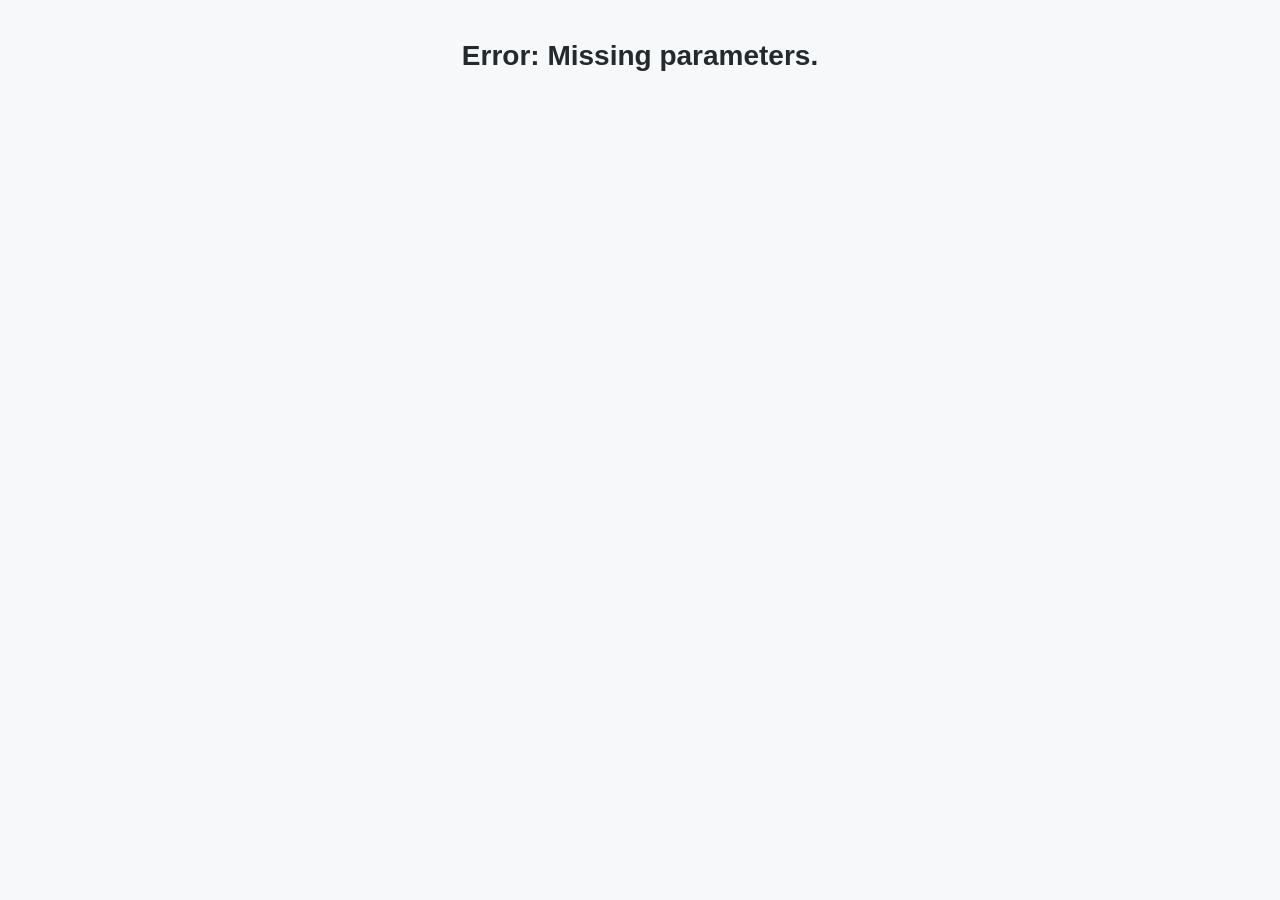
<file: blocker/landing.html>
<!DOCTYPE html>
<html>
<head>
  <title>Website Blocked</title>
  <link rel="stylesheet" href="common.css">
</head>
<body>
  <div class="container">
    <h1 id="blocked-title" class="warning-title">Website Blocked</h1>
    <p id="status-message">You have reached your limit for this website today.</p>
    
    <div class="stats-summary">
      <div class="stat-card">
        <div class="stat-value" id="stat-attempts">-</div>
        <div class="stat-label">Access Attempts Today</div>
      </div>
      <div class="stat-card">
        <div class="stat-value" id="stat-time-spent">-</div>
        <div class="stat-label">Time Spent Today</div>
      </div>
      <div class="stat-card">
        <div class="stat-value" id="stat-time-limit">-</div>
        <div class="stat-label">Daily Limit</div>
      </div>
    </div>

    <div class="stats-summary historical-stats">
      <div class="stat-card">
        <div class="stat-value" id="stat-all-time">-</div>
        <div class="stat-label">All Time</div>
      </div>
      <div class="stat-card">
        <div class="stat-value" id="stat-last-month">-</div>
        <div class="stat-label">Last Month</div>
      </div>
      <div class="stat-card">
        <div class="stat-value" id="stat-last-year">-</div>
        <div class="stat-label">Last Year</div>
      </div>
    </div>

    <h2>Weekly Usage</h2>
    <div id="weekly-chart" class="weekly-chart"></div>

    <h2>Yearly Activity</h2>
    <div class="heatmap-container">
      <div id="heatmap" class="heatmap"></div>
    </div>

    <div class="bypass-container" id="bypass-container">
      <!-- Will be populated by JS -->
    </div>
  </div>
  <script src="utils.js"></script>
  <script src="landing.js"></script>
</body>
</html>
</file>
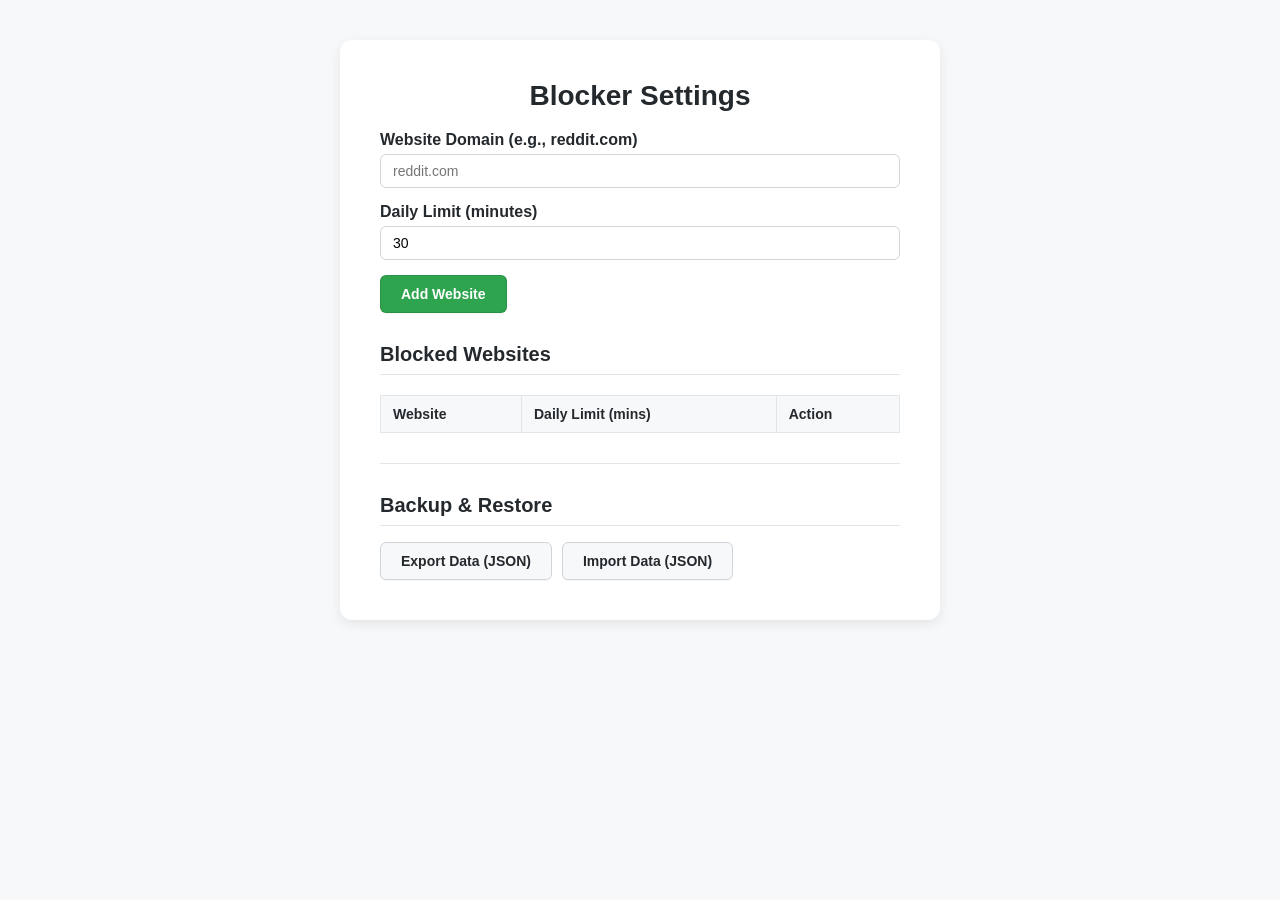
<file: blocker/options.html>
<!DOCTYPE html>
<html>
<head>
  <title>Blocker Settings</title>
  <link rel="stylesheet" href="common.css">
</head>
<body>
  <div class="container small">
    <h1>Blocker Settings</h1>
    
    <div class="form-group">
      <label for="domain">Website Domain (e.g., reddit.com)</label>
      <input type="text" id="domain" placeholder="reddit.com">
    </div>
    
    <div class="form-group">
      <label for="limit">Daily Limit (minutes)</label>
      <input type="number" id="limit" min="0" value="30">
    </div>
    
    <button id="add-btn" class="btn">Add Website</button>
    
    <h2>Blocked Websites</h2>
    <table id="blocked-list">
      <thead>
        <tr>
          <th>Website</th>
          <th>Daily Limit (mins)</th>
          <th>Action</th>
        </tr>
      </thead>
      <tbody>
        <!-- Will be populated by JS -->
      </tbody>
    </table>
    
    <hr>
    
    <h2>Backup & Restore</h2>
    <div class="backup-actions">
      <button id="export-btn" class="btn btn-secondary">Export Data (JSON)</button>
      <button id="import-btn-trigger" class="btn btn-secondary">Import Data (JSON)</button>
      <input type="file" id="import-file" accept=".json" style="display: none;">
    </div>
  </div>
  <script src="options.js"></script>
</body>
</html>
</file>
<file: libs/tacit-css.css>
/* tacit-css 1.9.5 */
body,
input,
textarea,
select,
button,
option {
    font: normal 400 normal 1.125rem/1.85625rem system-ui, "Helvetica Neue", Helvetica, Arial, sans-serif
}

[hidden] {
    display: none
}

table {
    display: table;
    table-layout: fixed;
    width: 100%
}

@media all and (max-width:1024px) {
    table col {
        width: auto !important
    }
}

table thead th {
    border-bottom: 0 solid #595959;
    border-left: 0 solid #ccc;
    font-weight: 600;
    padding-bottom: 0.39375rem
}

table thead th:first-child {
    border-left: 0
}

@media all and (max-width:1024px) {
    table thead {
        display: none
    }
}

table tbody tr:hover {
    background-color: #f9f9f9
}

table tr {
    border-bottom-width: 0.135rem
}

table tr td,
table tr th {
    overflow: hidden;
    padding: 0.3375rem 0.225rem;
    text-align: left;
    vertical-align: top;
    word-wrap: break-word
}

@media all and (max-width:1024px) {

    table tr td,
    table tr th {
        border: 0;
        border-right: 0 solid #ccc;
        display: inline-block;
        padding-left: 0.675rem;
        padding-right: 0.675rem
    }

    table tr td:first-child,
    table tr th:first-child {
        padding-left: 0
    }

    table tr td:last-child,
    table tr th:last-child {
        border-right: 0
    }
}

@media all and (max-width:1024px) {
    table tr {
        display: block;
        margin: 0.675rem 0
    }
}

@media all and (max-width:1024px) {
    table {
        display: block
    }
}

fieldset label,
fieldset legend {
    display: block
}

fieldset legend {
    margin: 1.125rem 0
}

fieldset input,
fieldset label,
fieldset select,
fieldset textarea,
fieldset button {
    margin-bottom: 1.125rem
}

input,
textarea,
select,
button {
    border-radius: 0.225rem;
    display: inline-block;
    padding: 0.61875rem
}

input+label,
input+input[type=checkbox],
input+input[type=radio],
textarea+label,
textarea+input[type=checkbox],
textarea+input[type=radio],
select+label,
select+input[type=checkbox],
select+input[type=radio],
button+label,
button+input[type=checkbox],
button+input[type=radio] {
    page-break-before: always
}

input,
select,
label {
    margin-right: 0.225rem
}

textarea {
    min-height: 5.625rem;
    min-width: 22.5rem
}

label {
    display: inline-block
}

label+* {
    page-break-before: always
}

label>input {
    margin-bottom: 0
}

input[type=submit],
input[type=reset],
button {
    background: #f2f2f2;
    color: #191919;
    cursor: pointer;
    display: inline;
    margin-right: 0.45rem;
    padding: 0.4078125rem 1.4625rem;
    text-align: center
}

input[type=submit]:hover,
input[type=reset]:hover,
button:hover {
    background: #d8d8d8;
    color: #000
}

input[type=submit][disabled],
input[type=reset][disabled],
button[disabled] {
    background: #e5e5e5;
    color: #3f3f3f;
    cursor: not-allowed
}

input[type=submit],
button[type=submit] {
    background: #275a90;
    color: #fff
}

input[type=submit]:hover,
button[type=submit]:hover {
    background: #163453;
    color: #bfbfbf
}

input[type=text],
input[type=password],
input[type=email],
input[type=url],
input[type=phone],
input[type=tel],
input[type=number],
input[type=datetime],
input[type=date],
input[type=month],
input[type=week],
input[type=color],
input[type=time],
input[type=search],
input[type=range],
input[type=file],
input[type=datetime-local],
select,
textarea {
    border: 1px solid #595959;
    padding: 0.3375rem 0.39375rem
}

input[type=checkbox],
input[type=radio] {
    flex-grow: 0;
    height: 1.85625rem;
    margin-left: 0;
    margin-right: 0.5625rem;
    vertical-align: middle
}

input[type=checkbox]+label,
input[type=radio]+label {
    page-break-before: avoid
}

select[multiple] {
    min-width: 16.875rem
}

pre,
code,
kbd,
samp,
var,
output {
    font: 0.9rem Menlo, Monaco, Consolas, "Courier New", monospace
}

pre {
    border-left: 0 solid;
    line-height: 1.575rem;
    overflow: auto;
    padding-left: 1.125rem
}

pre code {
    background: none;
    border: 0;
    line-height: 1.85625rem;
    padding: 0
}

code,
kbd {
    background: #daf1df;
    border-radius: 0.225rem;
    color: #2a6f3b;
    display: inline-block;
    line-height: 1.125rem;
    padding: 0.225rem 0.39375rem 0.16875rem
}

kbd {
    background: #2a6f3b;
    color: #fff
}

mark {
    background: #ffc;
    padding: 0 0.225rem
}

h1,
h2,
h3,
h4,
h5,
h6 {
    color: #000;
    margin-bottom: 1.125rem
}

h1 {
    font-size: 2.25rem;
    font-weight: 500;
    line-height: 2.7rem;
    margin-top: 4.5rem
}

h2 {
    font-size: 1.575rem;
    font-weight: 400;
    line-height: 2.1375rem;
    margin-top: 3.375rem
}

h3 {
    font-size: 1.35rem;
    line-height: 1.6875rem;
    margin-top: 2.25rem
}

h4 {
    font-size: 1.125rem;
    line-height: 1.4625rem;
    margin-top: 1.125rem
}

h5 {
    font-size: 0.9rem;
    font-weight: bold;
    line-height: 1.35rem;
    text-transform: uppercase
}

h6 {
    color: #595959;
    font-size: 0.9rem;
    font-weight: bold;
    line-height: 1.125rem;
    text-transform: uppercase
}

a {
    color: #275a90;
    text-decoration: none
}

a:hover {
    text-decoration: underline
}

hr {
    border-bottom: 1px solid #595959
}

figcaption,
small {
    font-size: 0.95625rem
}

figcaption {
    color: #595959
}

var,
em,
i {
    font-style: italic
}

dt,
strong,
b {
    font-weight: 600
}

del,
s {
    text-decoration: line-through
}

ins,
u {
    text-decoration: underline
}

sub,
sup {
    font-size: 75%;
    line-height: 0;
    position: relative;
    vertical-align: baseline
}

sup {
    top: -0.5em
}

sub {
    bottom: -0.25em
}

* {
    border: 0;
    border-collapse: separate;
    border-spacing: 0;
    box-sizing: border-box;
    margin: 0;
    max-width: 100%;
    padding: 0;
    vertical-align: baseline
}

html,
body {
    width: 100%
}

html {
    height: 100%
}

body {
    background: #fff;
    color: #191919;
    padding: 2.25rem
}

p,
ul,
ol,
dl,
blockquote,
hr,
pre,
table,
form,
fieldset,
figure,
address {
    margin-bottom: 1.85625rem
}

section {
    margin-left: auto;
    margin-right: auto;
    width: 56.25rem
}

aside {
    float: right;
    width: 285px
}

article,
header,
footer {
    padding: 2.7rem
}

article {
    border: #d8d8d8
}

nav {
    text-align: center
}

nav ul {
    list-style: none;
    margin-left: 0;
    text-align: center
}

nav ul li {
    display: inline-block;
    margin-left: 0.5625rem;
    margin-right: 0.5625rem;
    vertical-align: middle
}

nav ul li:first-child {
    margin-left: 0
}

nav ul li:last-child {
    margin-right: 0
}

ol,
ul {
    margin-left: 1.96875rem
}

li dl,
li ol,
li ul {
    margin-bottom: 0
}

dl {
    display: inline-block
}

dt {
    padding: 0 1.125rem
}

dd {
    padding: 0 1.125rem 0.28125rem
}

dd:last-of-type {
    border-bottom: 0 solid #595959
}

dd+dt {
    border-top: 0 solid #595959;
    padding-top: 0.5625rem
}

blockquote {
    border-left: 0 solid #595959;
    padding: 0.28125rem 1.125rem 0.28125rem 0.99rem
}

blockquote footer {
    color: #595959;
    font-size: 0.84375rem;
    margin: 0
}

blockquote p {
    margin-bottom: 0
}

img {
    height: auto;
    margin: 0 auto
}

figure img {
    display: block
}

@media (max-width:767px) {
    body {
        padding: 1.125rem 0
    }

    article {
        border: 0;
        padding: 1.125rem
    }

    header,
    footer {
        padding: 1.125rem
    }

    textarea,
    input,
    select {
        min-width: 0
    }

    fieldset {
        min-width: 0
    }

    fieldset * {
        flex-grow: 1;
        page-break-before: auto
    }

    section {
        width: auto
    }

    x:-moz-any-link {
        display: table-cell
    }
}
</file>
<file: common/style.css>
body {
  background-color: #f0f8ff;
  padding-top: 2rem;
}

h1:first-child, h2:first-child {
  margin-top: 0;
  color: #0066cc;
}

h1 {
  text-align: center;
}

nav h1 {
  margin-bottom: 2rem;
}

section {
  background-color: white;
  margin-bottom: 2rem;
  padding: 1rem;
  border: 1px solid #ccc;
  border-radius: 5px;
  box-shadow: 0 2px 4px rgba(0,0,0,0.05);
  position: relative;
}

button {
  cursor: pointer;
  border: none;
  border-radius: 4px;
  padding: 0.5rem 1rem;
  transition: filter 0.2s;
  background-color: #bbb;
  color: #333;
}

button:hover {
  filter: brightness(1.1);
}

button:disabled, button[disabled] {
  background-color: #cccccc !important;
  color: #666 !important;
  cursor: not-allowed;
}

button.btn-primary {
  background-color: #2196F3;
  color: white;
}

button.btn-success {
  background-color: #4CAF50;
  color: white;
}

button.btn-danger {
  background-color: #f44336;
  color: white;
}

button.btn-secondary {
  background-color: #bbb;
  color: #333;
}

.container {
  max-width: 1000px;
  margin: 0 auto;
  padding: 0 1rem;
}
</file>
<file: gym/style.css>
/* Gym-specific styles, layered on top of tacit-css.css + common/style.css.
   Overrides common/style.css's body/section spacing deliberately — this
   page uses a bottom tab bar instead of a top nav, and aims for a
   tighter, more app-native density than that shared stylesheet's default
   (which was tuned for the other, simpler single-page apps in this repo). */

:root {
  --accent: #2563eb;
}

body {
  background-color: #f7f9fc;
  padding-top: 0;
  padding-top: env(safe-area-inset-top);
}

.container {
  padding: 0 0.75rem;
}

section {
  margin-bottom: 0.75rem;
  padding: 0.875rem;
  border: none;
  border-radius: 14px;
  box-shadow: 0 1px 2px rgba(16, 24, 40, 0.06);
}

h2 {
  font-size: 1.15rem;
  margin: 0 0 0.6rem 0;
}

h3 {
  font-size: 0.95rem;
  margin: 0.75rem 0 0.4rem 0;
  color: #444;
}

button {
  border-radius: 10px;
  min-height: 2.5rem;
  font-size: 0.95rem;
  /* Skips the ~300ms tap-delay browsers use to detect double-tap-to-zoom,
     and stops a fast double-tap on a button from zooming the page. */
  touch-action: manipulation;
}

button:has(.icon-trash) {
  display: inline-flex;
  align-items: center;
  justify-content: center;
  padding: 0 0.7rem;
}

.icon-trash {
  vertical-align: middle;
}

.empty-hint {
  color: #888;
  text-align: center;
  padding: 1rem 0;
  margin: 0;
}

.hint {
  color: #888;
  font-size: 0.8rem;
}

/* App shell: leaves room at the bottom for the fixed tab bar */
.app-shell {
  padding-bottom: calc(4.25rem + env(safe-area-inset-bottom));
  min-height: 100vh;
  padding-top: 0.75rem;
}

/* "New version available" — a fixed strip pinned to the top, above
   everything else, that overlays the first bit of page content (rare,
   and it's meant to be tapped or it clears on the next launch). */
.update-banner {
  position: fixed;
  top: 0;
  left: 0;
  right: 0;
  z-index: 30;
  display: flex;
  align-items: center;
  justify-content: space-between;
  gap: 0.75rem;
  padding: 0.55rem 0.9rem;
  padding-top: calc(0.55rem + env(safe-area-inset-top));
  background: var(--accent);
  color: #fff;
  font-size: 0.88rem;
  font-weight: 600;
  box-shadow: 0 2px 10px rgba(16, 24, 40, 0.2);
}

.update-banner button {
  flex-shrink: 0;
  min-height: 2rem;
  padding: 0 0.9rem;
  background: rgba(255, 255, 255, 0.22);
  color: #fff;
}

/* Bottom bar — always present. Normal pages show three text tabs; during
   an active session it switches to workout name + Cancel/Finish instead
   (see bottomBar() in script.js), same bar chrome either way. */
.tab-bar {
  position: fixed;
  left: 0;
  right: 0;
  bottom: 0;
  display: flex;
  align-items: center;
  /* Keep the 3.75rem of tappable bar ABOVE the iOS home indicator: the
     inset is extra height, not carved out of the buttons. Needs
     `viewport-fit=cover` in index.html's viewport meta or the inset is
     always 0. */
  min-height: calc(3.75rem + env(safe-area-inset-bottom));
  background: white;
  border-top: 1px solid #e5e9f0;
  padding-bottom: env(safe-area-inset-bottom);
  z-index: 20;
}

.tab-bar-item {
  flex: 1;
  align-self: stretch;
  display: flex;
  align-items: center;
  justify-content: center;
  background: none;
  border-radius: 0;
  color: #8a93a3;
  font-weight: 600;
}

.tab-bar-item.active {
  color: var(--accent);
}

.session-bar {
  justify-content: space-between;
  /* Re-declare the safe-area padding the shorthand above would otherwise
     reset to 0 — this is the bar with Cancel/Finish on it. */
  padding: 0 1rem;
  padding-bottom: env(safe-area-inset-bottom);
}

.session-bar-title {
  flex: 1;
  min-width: 0;
  font-weight: 700;
  font-size: 1rem;
  overflow: hidden;
  text-overflow: ellipsis;
  white-space: nowrap;
}

.session-bar-actions {
  display: flex;
  gap: 0.5rem;
  flex-shrink: 0;
}

.page-nav {
  display: flex;
  justify-content: space-between;
  align-items: center;
  margin: 0.25rem 0 0.75rem 0;
}

/* Home — a list of plan cards, each with its days */
.plan-list {
  display: flex;
  flex-direction: column;
  gap: 0.75rem;
  margin-bottom: 0.75rem;
}

.plan-card-header {
  display: flex;
  align-items: center;
  gap: 0.5rem;
}

.plan-card-name {
  flex: 1;
  min-width: 0;
  font-weight: 700;
  font-size: 1.05rem;
}

.plan-card-sub {
  margin: 0.1rem 0 0.6rem 0;
  font-size: 0.78rem;
  color: #8a93a3;
}

.plan-card-empty {
  margin: 0;
  font-size: 0.82rem;
  color: #8a93a3;
}

.day-rows {
  display: flex;
  flex-direction: column;
  gap: 0.4rem;
}

.day-row {
  display: flex;
  align-items: center;
  justify-content: flex-start;
  /* gap = space between the "Next" badge and the day name */
  gap: 0.75rem;
  width: 100%;
  background: #f5f7fb;
  color: #1f2733;
  border: 1px solid #e5e9f0;
  font-weight: 600;
  /* tighter on the left so the badge sits close to the edge */
  padding: 0 0.9rem 0 0.5rem;
}

.day-row-name {
  min-width: 0;
  overflow: hidden;
  text-overflow: ellipsis;
  white-space: nowrap;
}

/* Bright filled blue, leading the row so it's the first thing you see.
   Non-"next" rows still render it (as .badge-hidden) to keep every day
   name aligned in one column. */
.badge-next {
  flex-shrink: 0;
  background-color: var(--accent);
  color: #fff;
  letter-spacing: 0.02em;
}

.badge-hidden {
  visibility: hidden;
}

/* Generic row (used for lists: plans, workouts, sessions) */
.row {
  border: 1px solid #edf0f5;
  border-radius: 12px;
  padding: 0.7rem 0.9rem;
  margin-bottom: 0.5rem;
  background: white;
}

.icon-btn {
  background: none;
  color: #8a93a3;
  padding: 0 0.4rem;
  min-height: 2.2rem;
  flex-shrink: 0;
}

.btn-small {
  min-height: 2rem;
  padding: 0 0.7rem;
  font-size: 0.85rem;
  flex-shrink: 0;
}

.row-main {
  display: flex;
  justify-content: space-between;
  align-items: center;
  gap: 0.75rem;
  cursor: pointer;
  min-height: 1.75rem;
}

.row-name {
  font-weight: 600;
}

.row-progress {
  color: var(--accent);
  font-weight: 600;
  font-size: 0.85rem;
  white-space: nowrap;
}

.badge {
  display: inline-block;
  padding: 0.1rem 0.5rem;
  font-size: 0.7rem;
  border-radius: 10px;
  font-weight: 600;
}

/* Active session — extra bottom padding so the floating rest banner (see
   .rest-float below) never covers the "+ Add Exercise" button, since the
   banner floats on top of content rather than pushing it. */
.session-page {
  padding-bottom: 4.5rem;
}

.exercise-list {
  display: flex;
  flex-direction: column;
  gap: 0.6rem;
  margin-bottom: 1rem;
}

.card {
  background: white;
  border-radius: 14px;
  padding: 0.875rem;
  box-shadow: 0 1px 2px rgba(16, 24, 40, 0.06);
}

.exercise-card.done {
  background-color: #e2f1e5;
}

.exercise-card-header {
  display: flex;
  justify-content: space-between;
  align-items: baseline;
  margin-bottom: 0.5rem;
}

.exercise-name {
  font-weight: 700;
}

.exercise-target {
  font-size: 0.78rem;
  color: #8a93a3;
}

.exercise-last {
  margin: -0.15rem 0 0.6rem 0;
  font-size: 0.78rem;
  color: #8a93a3;
}

.set-rows {
  display: flex;
  flex-direction: column;
  gap: 0.4rem;
}

.set-row {
  display: flex;
  align-items: center;
  gap: 0.6rem;
  min-height: 2.5rem;
  padding: 0.3rem 0.5rem;
  border-radius: 10px;
}

.set-index {
  width: 1.4rem;
  flex-shrink: 0;
  text-align: center;
  font-size: 0.8rem;
  font-weight: 700;
  color: #aab2c0;
}

.set-done {
  background: #f2faf3;
}

.set-done .set-index {
  color: #2e9e44;
}

.set-value {
  font-weight: 600;
  color: #2e9e44;
}

.set-done.undoable {
  cursor: pointer;
}

.set-undo {
  margin-left: auto;
  color: #aab2c0;
  font-size: 0.9rem;
}

.set-active {
  background: #eef4ff;
  justify-content: flex-start;
  flex-wrap: wrap;
  /* tighter column gap than a normal set-row so index + both steppers
     stay on one line even on a narrow iPhone; the row gap still spaces
     the Log button when it wraps below */
  gap: 0.5rem 0.4rem;
  padding: 0.5rem;
}

/* The weight and reps steppers each take half the row and shrink their
   input rather than wrapping onto separate lines. */
.set-active .stepper {
  flex: 1 1 0;
  min-width: 0;
}

.set-active .set-index {
  color: var(--accent);
}

.set-future {
  opacity: 0.55;
}

.set-target {
  font-size: 0.85rem;
  color: #666;
}

/* Shown once every planned set is logged — a light-green invitation to
   add one more set for today, replaced by a real editable set-row the
   moment it's tapped (see exerciseCard in script.js). */
.btn-add-set {
  width: 100%;
  background: #e6f6ea;
  color: #248a3d;
  border: 1px dashed #b8e2c4;
  font-weight: 600;
}

/* Always its own full-width row below the index/steppers — keeps the
   active row from ever needing to fit index + two steppers + a button
   on one line, which doesn't reliably fit on a narrow phone. */
.set-log-btn {
  flex: 1 1 100%;
  padding: 0 0.9rem;
}

.stepper {
  display: flex;
  align-items: center;
  gap: 0.3rem;
}

.stepper-btn {
  width: 1.9rem;
  height: 1.9rem;
  min-height: 0;
  flex-shrink: 0;
  font-size: 1.1rem;
  line-height: 1;
  padding: 0;
  background: #eef1f6;
  color: #333;
}

.stepper-value {
  min-width: 2.2rem;
  text-align: center;
  font-size: 1rem;
  font-weight: 700;
  color: #222;
}

/* The value is a real <input> (tap = numeric keyboard, typeable on a
   laptop) — strip it back to look like the old plain-text readout. It
   flexes to fill the space left between the −/＋ buttons so two steppers
   fit one row on a narrow phone, but never below a readable width. */
input.stepper-value {
  flex: 1 1 0;
  width: auto;
  min-width: 2.1rem;
  padding: 0.2rem 0.15rem;
  margin: 0;
  border: 1px solid #dde2ea;
  border-radius: 8px;
  background: white;
  min-height: 1.9rem;
  -moz-appearance: textfield;
  appearance: textfield;
}

input.stepper-value::-webkit-outer-spin-button,
input.stepper-value::-webkit-inner-spin-button {
  -webkit-appearance: none;
  margin: 0;
}

.group-block {
  padding: 0.875rem;
}

.group-header {
  display: flex;
  justify-content: space-between;
  align-items: center;
  margin-bottom: 0.6rem;
  padding-bottom: 0.5rem;
  border-bottom: 1px solid #f0f2f6;
}

.group-children {
  display: flex;
  flex-direction: column;
  gap: 0.6rem;
}

.group-children .exercise-card {
  box-shadow: none;
  border: 1px solid #f0f2f6;
}

/* Rest banner — fixed above the bottom bar so it's visible no matter how
   far you've scrolled through the exercise list, and floats over content
   rather than participating in its flow (so it never shifts anything). */
.rest-float {
  position: fixed;
  left: 0.75rem;
  right: 0.75rem;
  bottom: calc(3.75rem + env(safe-area-inset-bottom) + 0.5rem);
  z-index: 15;
  background: var(--accent);
  color: white;
  border-radius: 12px;
  box-shadow: 0 4px 12px rgba(37, 99, 235, 0.35);
  display: flex;
  align-items: center;
  justify-content: space-between;
  padding: 0.6rem 0.9rem;
}

.rest-time {
  font-family: monospace;
  font-size: 1.2rem;
  font-weight: 700;
}

.rest-actions {
  display: flex;
  gap: 0.4rem;
}

.rest-actions button {
  background-color: rgba(255, 255, 255, 0.25);
  color: white;
  min-height: 2rem;
  padding: 0 0.6rem;
}

/* Plan / workout editors */
.plan-name,
.workout-name {
  font-size: 1.2rem;
  font-weight: 700;
  border: none;
  background: transparent;
  width: 100%;
  padding: 0.25rem 0;
  border-bottom: 1px solid transparent;
}

.plan-name:focus,
.workout-name:focus {
  border-bottom: 1px solid var(--accent);
  outline: none;
}

.workout-editor-list {
  display: flex;
  flex-direction: column;
  gap: 0.75rem;
}

.workout-editor-header {
  display: flex;
  align-items: center;
  gap: 0.5rem;
  margin-bottom: 0.6rem;
}

.workout-editor-header .workout-name {
  flex: 1;
}


.node-editor-header {
  display: flex;
  justify-content: space-between;
  align-items: center;
  gap: 0.5rem;
  margin-bottom: 0.5rem;
}

.node-name {
  font-weight: 600;
  border: none;
  background: transparent;
  flex: 1;
  padding: 0.25rem;
  border-bottom: 1px solid transparent;
  min-width: 0;
}

.node-name:focus {
  border-bottom: 1px solid var(--accent);
  outline: none;
}

.node-editor-actions {
  display: flex;
  gap: 0.3rem;
  flex-shrink: 0;
}

.node-editor-actions button {
  padding: 0 0.55rem;
  min-height: 2.1rem;
  font-size: 0.85rem;
}

.node-list {
  display: flex;
  flex-direction: column;
  gap: 0.6rem;
  margin-bottom: 0.6rem;
}

.node-fields {
  display: flex;
  flex-wrap: wrap;
  gap: 0.75rem;
}

.field {
  display: flex;
  flex-direction: column;
  gap: 0.25rem;
  font-size: 0.72rem;
  color: #8a93a3;
  text-transform: uppercase;
}

.field input,
.field select {
  font-size: 0.95rem;
  padding: 0.3rem 0.4rem;
  border: 1px solid #dde2ea;
  border-radius: 8px;
  width: 4.6rem;
  min-height: 2.1rem;
}

.field-checkbox {
  flex-direction: row;
  align-items: center;
  text-transform: none;
  font-size: 0.85rem;
  color: #444;
  align-self: flex-end;
}

.field-checkbox input {
  width: 1.1rem;
  height: 1.1rem;
}

.rep-range,
.weight-unit {
  display: flex;
  align-items: center;
  gap: 0.3rem;
}

.rep-range input {
  width: 3.2rem;
}

.group-children-editor {
  margin: 0.6rem 0 0.25rem 0.75rem;
  padding-left: 0.75rem;
  border-left: 2px solid #d9e6fa;
}

.group-children-editor-list {
  display: flex;
  flex-direction: column;
  gap: 0.5rem;
  margin-bottom: 0.5rem;
}

.add-node-actions,
.settings-actions {
  display: flex;
  flex-wrap: wrap;
  gap: 0.5rem;
  margin-top: 0.75rem;
}

.cycle-sequence {
  display: flex;
  flex-wrap: wrap;
  gap: 0.4rem;
  margin-bottom: 0.6rem;
}

.chip {
  background-color: #e3f2fd;
  color: #1565c0;
  border-radius: 14px;
  padding: 0.3rem 0.7rem;
  font-size: 0.85rem;
  min-height: 0;
}

.cycle-add {
  display: flex;
  flex-wrap: wrap;
  gap: 0.4rem;
}

/* History */
.stat-row {
  display: flex;
  gap: 1.75rem;
  margin: 0.4rem 0 1rem 0;
}

.stat-tile {
  display: flex;
  flex-direction: column;
  gap: 0.1rem;
}

.stat-value {
  font-size: 1.6rem;
  font-weight: bold;
  color: var(--accent);
  line-height: 1;
}

.stat-label {
  font-size: 0.7rem;
  color: #8a93a3;
  text-transform: uppercase;
  font-weight: 600;
}

/* History — monthly calendar */
.month-cal {
  max-width: 340px;
  margin: 0.25rem auto 0;
}

.month-cal-nav {
  display: grid;
  grid-template-columns: auto 1fr auto;
  align-items: center;
  margin-bottom: 0.5rem;
}

.month-cal-title {
  text-align: center;
  font-weight: 700;
  font-size: 0.95rem;
}

.month-cal-arrow {
  background: none;
  border: none;
  color: #8a93a3;
  font-size: 1.4rem;
  line-height: 1;
  min-height: 2rem;
  padding: 0 0.7rem;
}

.month-cal-grid {
  display: grid;
  grid-template-columns: repeat(7, 1fr);
  gap: 0.15rem;
}

.month-cal-dow {
  text-align: center;
  font-size: 0.62rem;
  font-weight: 700;
  color: #8a93a3;
  text-transform: uppercase;
  padding-bottom: 0.15rem;
}

.month-cal-day {
  aspect-ratio: 1;
  display: flex;
  align-items: center;
  justify-content: center;
  font-size: 0.8rem;
  color: #444;
}

.month-cal-day.is-blank {
  visibility: hidden;
}

.month-cal-daynum {
  display: flex;
  align-items: center;
  justify-content: center;
  width: 1.85rem;
  height: 1.85rem;
  max-width: 100%;
  max-height: 100%;
  border-radius: 50%;
}

.month-cal-day.is-worked .month-cal-daynum {
  background: #2e9e44;
  color: #fff;
  font-weight: 700;
}

.month-cal-day.is-today .month-cal-daynum {
  box-shadow: inset 0 0 0 1.5px var(--accent);
}

.month-cal-day.is-worked.is-today .month-cal-daynum {
  box-shadow: inset 0 0 0 2px var(--accent);
}

.tabs {
  display: flex;
  gap: 0.4rem;
  margin-bottom: 0.75rem;
}

.tab {
  background-color: #eef1f6;
  color: #555;
  padding: 0 0.9rem;
}

.tab.active {
  background-color: var(--accent);
  color: white;
}

.session-groups-header {
  display: flex;
  justify-content: flex-end;
  margin-bottom: 0.5rem;
}

.session-groups-list {
  display: flex;
  flex-direction: column;
  gap: 0.75rem;
}

.session-year-heading {
  color: #aab2c0;
  font-weight: 700;
  font-size: 0.8rem;
  margin: 0 0 0.4rem 0.1rem;
}

.session-list {
  display: flex;
  flex-direction: column;
  gap: 0.5rem;
}

/* Session row: date/day/plan/workout as grid columns so the same field
   lines up vertically from one row to the next, weight + (in edit mode)
   delete on the right. */
.session-row .row-main {
  display: flex;
  align-items: center;
  gap: 0.5rem;
}

.session-row-fields {
  flex: 1;
  min-width: 0;
  display: grid;
  grid-template-columns: 3.2rem 1.6rem 1fr 3.4rem;
  gap: 0.5rem;
  align-items: center;
}

.session-col-date,
.session-col-day,
.session-col-workout {
  font-weight: 600;
  font-size: 0.85rem;
  white-space: nowrap;
}

.session-col-day {
  color: #8a93a3;
  font-weight: 500;
}

.session-col-plan {
  font-weight: 600;
  overflow: hidden;
  text-overflow: ellipsis;
  white-space: nowrap;
}

.session-col-workout {
  color: var(--accent);
  text-align: right;
}

.session-row-right {
  display: flex;
  align-items: center;
  gap: 0.4rem;
  flex-shrink: 0;
}

.session-detail {
  margin-top: 0.5rem;
  padding-top: 0.5rem;
  border-top: 1px dashed #edf0f5;
}

.session-detail-entries {
  display: flex;
  flex-direction: column;
  gap: 0.5rem;
}

.session-detail-row {
  display: flex;
  flex-direction: column;
  gap: 0.3rem;
}

.session-exercise-header {
  display: flex;
  align-items: center;
  gap: 0.5rem;
}

.session-exercise-name {
  font-weight: 600;
  font-size: 0.9rem;
  flex: 1;
}

.session-exercise-sets {
  display: flex;
  flex-wrap: wrap;
  gap: 0.35rem;
  padding-left: 1.7rem;
}

.past-set {
  background: #eef1f6;
  border-radius: 6px;
  padding: 0.15rem 0.5rem;
  font-size: 0.78rem;
  color: #555;
}

.progress-tab {
  display: flex;
  flex-direction: column;
  gap: 0.75rem;
}

.exercise-select {
  align-self: flex-start;
  padding: 0.4rem 0.6rem;
  border-radius: 8px;
  border: 1px solid #dde2ea;
  min-height: 2.3rem;
}

.line-chart {
  width: 100%;
  display: block;
  overflow: visible;
}

.line-chart .axis {
  stroke: #edf0f5;
}

.line-chart .axis-label {
  font-size: 10px;
  fill: #8a93a3;
}

.line-chart .line {
  fill: none;
  stroke: var(--accent);
  stroke-width: 2;
}

.line-chart .point {
  fill: var(--accent);
}

.chart-empty {
  color: #888;
  text-align: center;
  padding: 1.5rem 0;
}

.summary-exercise-list {
  display: flex;
  flex-direction: column;
  gap: 0.4rem;
  margin-bottom: 1rem;
}

.summary-exercise-row {
  display: flex;
  align-items: center;
  gap: 0.6rem;
}

.summary-exercise-name {
  font-weight: 600;
  flex: 1;
}

.summary-exercise-detail {
  color: #555;
  font-size: 0.9rem;
  white-space: nowrap;
}

.summary-accepted {
  color: #2e9e44;
  font-weight: 600;
  font-size: 0.85rem;
}

/* Accept All (when there are unaccepted proposals) sits on the same row
   as Done at the bottom of the summary. */
.summary-actions {
  display: flex;
  gap: 0.5rem;
}

.summary-actions .btn-success {
  flex: 1;
}

/* Change indicator — plain triangle glyphs (not emoji) so color is
   actually controllable: green up = good, red down = bad. */
.change-icon {
  width: 1.2rem;
  flex-shrink: 0;
  text-align: center;
  font-size: 0.8rem;
}

.change-up {
  color: #2e9e44;
}

.change-down {
  color: #dc2626;
}

.change-none {
  color: #aab2c0;
}

.field-row {
  display: flex;
  align-items: center;
  gap: 1rem;
  margin-bottom: 0.5rem;
}

.unit-toggle {
  display: flex;
  gap: 0.4rem;
}

.unit-toggle button {
  background-color: #eef1f6;
  color: #555;
}

.unit-toggle button.active {
  background-color: var(--accent);
  color: white;
}
</file>
<file: hearts/style.css>
/* Hearts Card Game Stylesheet */
/* Inspired by Balatro style card physics and springiness */

:root {
  --card-width: 110px;
  --card-height: 160px;
  --card-shadow: 0 6px 12px rgba(0, 0, 0, 0.25);
  --card-shadow-hover: 0 20px 30px rgba(0, 0, 0, 0.4);
  --card-shadow-selected: 0 0 15px #ffeb3b, 0 8px 16px rgba(255, 235, 59, 0.4);
  --spring-bezier: cubic-bezier(0.175, 0.885, 0.32, 1.375);
}

body {
  background-color: #1e392a; /* Dark felt green poker table */
  background-image: radial-gradient(circle, #264d36 0%, #14261c 100%);
  color: #fff;
  font-family: 'Segoe UI', Tahoma, Geneva, Verdana, sans-serif;
  margin: 0;
  padding: 0;
  height: 100vh;
  overflow: hidden;
  user-select: none;
}

#app-container {
  display: flex;
  flex-direction: column;
  height: 100vh;
  justify-content: space-between;
  padding: 1rem;
  box-sizing: border-box;
}

/* Table Layout */
.card-table {
  position: relative;
  flex-grow: 1;
  display: grid;
  grid-template-areas:
    ". north ."
    "west center east"
    ". south .";
  grid-template-rows: auto 1fr auto; /* Dynamically fit players, center absorbs rest */
  grid-template-columns: 1.2fr 2fr 1.2fr;
  gap: 1rem;
  width: 100%;
  max-width: 1200px;
  margin: 0 auto;
  align-items: center;
  justify-items: center;
  perspective: 1200px;
}

/* Player Zones */
.player-zone {
  display: flex;
  flex-direction: column;
  align-items: center;
  justify-content: center;
  position: relative;
  width: 100%;
  height: 100%;
  transition: all 0.3s ease;
}

.player-zone.active {
  text-shadow: 0 0 10px rgba(255, 235, 59, 0.8);
}

.player-name {
  font-size: 1.1rem;
  font-weight: bold;
  margin-bottom: 0.5rem;
  background: rgba(0,0,0,0.5);
  padding: 4px 12px;
  border-radius: 12px;
  border: 1px solid rgba(255,255,255,0.1);
  display: flex;
  align-items: center;
  gap: 8px;
}

.player-score {
  font-size: 0.9rem;
  opacity: 0.8;
  font-weight: normal;
}

/* Circular alignment adjustments */
.zone-north {
  grid-area: north;
  pointer-events: none;
}
.zone-west {
  grid-area: west;
  transform: rotate(90deg);
  pointer-events: none;
}
.zone-east {
  grid-area: east;
  transform: rotate(-90deg);
  pointer-events: none;
}
.zone-south {
  grid-area: south;
  align-self: end;
  z-index: 10;
}

/* Hand layout with fanning */
.hand {
  display: flex;
  justify-content: center;
  align-items: end;
  height: var(--card-height);
  position: relative;
  padding: 0 1rem;
}

/* Compact layout for facedown AI hands to prevent overflowing the screen */
.hand:not(.hand-fanned) {
  display: flex;
  width: auto;
  max-width: 200px;
  height: 100px !important; /* Scale down container height */
}

.hand:not(.hand-fanned) .card-wrapper {
  margin-left: -60px; /* Adjust overlap for narrower cards */
  width: 70px !important;
  min-width: 70px !important;
  height: 100px !important;
}

.hand:not(.hand-fanned) .card-wrapper:first-child {
  margin-left: 0 !important;
}

.hand:not(.hand-fanned) .card {
  width: 70px !important;
  min-width: 70px !important;
  height: 100px !important;
  min-height: 100px !important;
  box-shadow: -2px 0 5px rgba(0,0,0,0.15);
  border-radius: 6px; /* Slightly smaller border radius for smaller cards */
}

/* Center Board (Trick Area) */
.center-board {
  grid-area: center;
  width: 100%;
  height: 100%;
  display: flex;
  flex-direction: column;
  align-items: center;
  justify-content: center;
  position: relative;
  border-radius: 50%;
  background: rgba(0, 0, 0, 0.15);
  border: 2px dashed rgba(255, 255, 255, 0.08);
  box-sizing: border-box;
}

/* Played Cards in Trick - Shrunk to fit vertical screen limits */
.played-cards-container {
  position: relative;
  width: 180px;
  height: 180px;
  display: flex;
  align-items: center;
  justify-content: center;
}

.played-card-slot {
  position: absolute;
  width: var(--card-width);
  height: var(--card-height);
  will-change: transform, opacity;
}

/* Entry animations flying cards from players' hand positions to the center */
@keyframes playFromSouth {
  0% {
    transform: translateY(260px) scale(0.75) rotate(-10deg);
    opacity: 0;
  }
  100% {
    transform: translateY(30px) scale(1) rotate(0deg);
    opacity: 1;
  }
}

@keyframes playFromNorth {
  0% {
    transform: translateY(-260px) scale(0.75) rotate(170deg);
    opacity: 0;
  }
  100% {
    transform: translateY(-30px) scale(1) rotate(180deg);
    opacity: 1;
  }
}

@keyframes playFromWest {
  0% {
    transform: translateX(-260px) scale(0.75) rotate(80deg);
    opacity: 0;
  }
  100% {
    transform: translateX(-30px) scale(1) rotate(90deg);
    opacity: 1;
  }
}

@keyframes playFromEast {
  0% {
    transform: translateX(260px) scale(0.75) rotate(-100deg);
    opacity: 0;
  }
  100% {
    transform: translateX(30px) scale(1) rotate(-90deg);
    opacity: 1;
  }
}

/* Apply dynamic entry animations on load */
.slot-south {
  animation: playFromSouth 0.45s var(--spring-bezier) forwards;
  z-index: 4;
}
.slot-north {
  animation: playFromNorth 0.45s var(--spring-bezier) forwards;
  z-index: 2;
}
.slot-west {
  animation: playFromWest 0.45s var(--spring-bezier) forwards;
  z-index: 1;
}
.slot-east {
  animation: playFromEast 0.45s var(--spring-bezier) forwards;
  z-index: 3;
}

/* Exit animations: fly cards towards the trick winner and fade out */
.collect-to-south .played-card-slot {
  transform: translateY(300px) scale(0.1) rotate(10deg) !important;
  opacity: 0 !important;
  transition: transform 0.5s cubic-bezier(0.25, 1, 0.5, 1), opacity 0.4s ease !important;
}

.collect-to-north .played-card-slot {
  transform: translateY(-300px) scale(0.1) rotate(190deg) !important;
  opacity: 0 !important;
  transition: transform 0.5s cubic-bezier(0.25, 1, 0.5, 1), opacity 0.4s ease !important;
}

.collect-to-west .played-card-slot {
  transform: translateX(-300px) scale(0.1) rotate(100deg) !important;
  opacity: 0 !important;
  transition: transform 0.5s cubic-bezier(0.25, 1, 0.5, 1), opacity 0.4s ease !important;
}

.collect-to-east .played-card-slot {
  transform: translateX(300px) scale(0.1) rotate(-80deg) !important;
  opacity: 0 !important;
  transition: transform 0.5s cubic-bezier(0.25, 1, 0.5, 1), opacity 0.4s ease !important;
}

/* Standard Card Base styling */
.card {
  position: relative;
  width: var(--card-width) !important;
  min-width: var(--card-width) !important;
  height: var(--card-height) !important;
  min-height: var(--card-height) !important;
  background: #ffffff;
  border-radius: 10px;
  box-shadow: var(--card-shadow);
  cursor: pointer;
  color: #000;
  transition:
    transform 0.4s var(--spring-bezier),
    box-shadow 0.4s var(--spring-bezier),
    z-index 0s;
  transform-style: preserve-3d;
  will-change: transform;
  display: flex;
  flex-direction: column;
  justify-content: space-between;
  padding: 8px;
  box-sizing: border-box;
  border: 2px solid #222;
  flex-shrink: 0 !important;
}

/* Continuous Balatro floating sway */
@keyframes cardFloat {
  0% {
    transform: translateY(0) rotate(0deg);
  }
  25% {
    transform: translateY(-2px) rotate(0.5deg);
  }
  50% {
    transform: translateY(0) rotate(0deg);
  }
  75% {
    transform: translateY(2px) rotate(-0.5deg);
  }
  100% {
    transform: translateY(0) rotate(0deg);
  }
}

.hand .card {
  animation: cardFloat 4s ease-in-out infinite;
  animation-delay: calc(var(--index) * -0.3s);
}

/* Fanned hand wrapper layout math */
.hand-fanned .card-wrapper {
  position: absolute;
  --offset: calc(var(--index) - (var(--total-cards) - 1) / 2);
  --rotate-val: calc(var(--offset) * 4deg);
  --translate-y-val: calc(abs(var(--offset)) * 3px);

  /* Position the card's left edge exactly so it centers horizontally */
  left: calc(50% - var(--card-width) / 2);
  transform:
    translateX(calc(var(--offset) * 38px))
    translateY(var(--translate-y-val))
    rotate(var(--rotate-val));
  
  z-index: var(--index);
  transition: transform 0.4s var(--spring-bezier);
  height: var(--card-height) !important;
  width: var(--card-width) !important;
  min-width: var(--card-width) !important;
  flex-shrink: 0 !important;
}

/* Selected wrapper for card passing state */
.hand-fanned .card-wrapper.selected {
  transform:
    translateX(calc(var(--offset) * 38px))
    translateY(-65px) /* Raised higher up as requested */
    rotate(calc(var(--offset) * 2deg)) !important;
  z-index: 100 !important;
}

/* Disable hover-helper click interception when a card is already selected */
.hand-fanned .card-wrapper.selected::before {
  pointer-events: none !important;
  display: none !important;
}

/* Prevent hover flickering: transparent zone underneath wrapper keeps hover steady */
.hand-fanned .card-wrapper::before {
  content: "";
  position: absolute;
  left: 0;
  right: 0;
  top: 0;
  bottom: -60px;
  pointer-events: auto;
  z-index: -1;
}

/* Card hover effect - Compound transformation on top of fanning */
.hand-fanned .card-wrapper .card {
  transition: transform 0.3s var(--spring-bezier), box-shadow 0.3s ease, border-color 0.3s ease;
}

.hand-fanned .card-wrapper .card:hover {
  transform:
    translateY(-25px)
    scale(1.18)
    rotateX(var(--tilt-y, 0deg))
    rotateY(calc(10deg + var(--tilt-x, 0deg))) !important;
  box-shadow: var(--card-shadow-hover);
  animation: none; /* Pause general float on hover */
}

.hand-fanned .card-wrapper.selected .card {
  box-shadow: var(--card-shadow-selected);
  border: 3px solid #ffd54f;
  animation: none;
}

/* Back of card style */
.card.back {
  background: repeating-linear-gradient(
    45deg,
    #b71c1c,
    #b71c1c 10px,
    #d32f2f 10px,
    #d32f2f 20px
  );
  border: 3px solid #fff;
  box-shadow: var(--card-shadow);
}

.card.back::after {
  content: "";
  position: absolute;
  top: 10px;
  left: 10px;
  right: 10px;
  bottom: 10px;
  border: 2px dashed rgba(255,255,255,0.4);
  border-radius: 6px;
}

/* Card interior layouts */
.card-value-top {
  display: flex;
  flex-direction: column;
  align-items: flex-start;
  font-size: 1.4rem;
  font-weight: 900;
  line-height: 1;
}

.card-suit-center {
  align-self: center;
  font-size: 3rem;
  line-height: 1;
}

.card-value-bottom {
  display: flex;
  flex-direction: column;
  align-items: flex-end;
  font-size: 1.4rem;
  font-weight: 900;
  line-height: 1;
  transform: rotate(180deg);
}

/* Suit colors */
.suit-hearts, .suit-diamonds {
  color: #e53935; /* Vibrant red */
}

.suit-spades, .suit-clubs {
  color: #1e293b; /* Dark slate black */
}

/* Menacing Queen of Spades custom design */
.card.queen-of-spades {
  background: #faf5ff;
  border: 2px solid #7e22ce;
  box-shadow: 0 6px 15px rgba(126, 34, 206, 0.3);
}
.card.queen-of-spades:hover {
  box-shadow: 0 20px 35px rgba(126, 34, 206, 0.6);
}
.card.queen-of-spades .card-suit-center {
  color: #7e22ce !important; /* Regal Purple for the Queen of Spades */
  text-shadow: 0 0 8px rgba(126, 34, 206, 0.4);
}

/* Scoreboard & Control Panel */
.hud-panel {
  display: flex;
  justify-content: space-between;
  align-items: center;
  background: rgba(0, 0, 0, 0.85); /* Darker backdrop for contrast */
  border: 1px solid rgba(255, 255, 255, 0.15);
  border-radius: 16px;
  padding: 14px 28px;
  margin-top: auto;
  backdrop-filter: blur(15px);
  z-index: 100;
}

.hud-left {
  width: 25%;
  display: flex;
  flex-direction: column;
  align-items: flex-start;
}

.hud-middle {
  width: 50%;
  display: flex;
  flex-direction: column;
  align-items: center;
  justify-content: center;
  text-align: center;
}

.hud-right {
  width: 25%;
  display: flex;
  align-items: center;
  justify-content: flex-end;
}

.hud-message-text {
  font-size: 1.1rem;
  font-weight: 900;
  color: #ffeb3b !important; /* Energetic yellow status text */
  text-shadow: 0 1px 3px rgba(0, 0, 0, 0.5);
  margin-bottom: 6px;
  letter-spacing: 0.5px;
}

.hud-pass-counter {
  font-size: 0.9rem;
  color: #fff !important;
  opacity: 0.9;
  background: rgba(255, 255, 255, 0.15);
  padding: 2px 12px;
  border-radius: 12px;
}

.direction-indicator {
  display: flex;
  align-items: center;
  gap: 6px;
  font-weight: bold;
  color: #a78bfa; /* Cool lilac purple passing indicator */
}

/* Buttons & controls */
button.pass-btn, button.action-btn {
  background: linear-gradient(135deg, #ff9800 0%, #f57c00 100%);
  color: white !important;
  border: none;
  padding: 8px 20px;
  font-size: 0.95rem;
  font-weight: bold;
  border-radius: 20px;
  cursor: pointer;
  box-shadow: 0 4px 10px rgba(245, 124, 0, 0.3);
  transition: all 0.2s ease;
  pointer-events: auto;
}

button.pass-btn:hover, button.action-btn:hover {
  transform: translateY(-2px);
  box-shadow: 0 6px 15px rgba(245, 124, 0, 0.5);
}

button.pass-btn:active, button.action-btn:active {
  transform: translateY(1px);
}

button.pass-btn:disabled {
  background: #475569;
  cursor: not-allowed;
  box-shadow: none;
  transform: none;
}
</file>
<file: job/index.css>
:root {
  --bg: hsl(45, 22%, 95%);
  --surface: hsl(45, 30%, 98%);
  --surface-alt: hsl(42, 18%, 91%);
  --border: hsl(40, 15%, 85%);
  --text: hsl(192, 42%, 14%);
  --text-muted: hsl(192, 16%, 44%);
  --primary: hsl(173, 58%, 33%);
  --primary-hover: hsl(173, 58%, 27%);
  --primary-soft: hsl(173, 45%, 90%);
  --active-amber: hsl(24, 85%, 56%);
  --active-amber-soft: hsl(28, 85%, 91%);
  --danger: hsl(4, 72%, 52%);
  --danger-soft: hsl(4, 75%, 93%);
  --shadow-sm: 0 2px 8px rgba(19, 42, 47, 0.05);
  --shadow-md: 0 8px 24px rgba(19, 42, 47, 0.09);
  --radius-lg: 20px;
  --radius-md: 14px;
  --radius-sm: 10px;

  /* Doctor's office mood scale colors (1 to 5) */
  --mood-1: hsl(4, 76%, 56%);
  --mood-2: hsl(26, 88%, 56%);
  --mood-3: hsl(45, 92%, 48%);
  --mood-4: hsl(142, 52%, 45%);
  --mood-5: hsl(168, 68%, 36%);
}

* {
  box-sizing: border-box;
  margin: 0;
  padding: 0;
  -webkit-tap-highlight-color: transparent;
}

html, body {
  height: 100%;
  background-color: var(--bg);
  color: var(--text);
  font-family: 'Plus Jakarta Sans', -apple-system, BlinkMacSystemFont, 'Segoe UI', Roboto, sans-serif;
  -webkit-font-smoothing: antialiased;
  overflow-x: hidden;
  user-select: none;
}

.mono {
  font-family: 'JetBrains Mono', ui-monospace, SFMono-Regular, Menlo, monospace;
  font-variant-numeric: tabular-nums;
}

/* App Shell */
.app-shell {
  max-width: 520px;
  margin: 0 auto;
  min-height: 100dvh;
  display: flex;
  flex-direction: column;
  padding: calc(env(safe-area-inset-top, 12px) + 12px) 18px calc(env(safe-area-inset-bottom, 16px) + 84px);
}

/* Top Header */
.app-header {
  display: flex;
  align-items: center;
  justify-content: space-between;
  margin-bottom: 20px;
}

.brand {
  display: flex;
  align-items: center;
  gap: 10px;
}

.brand-logo {
  width: 34px;
  height: 34px;
  border-radius: 10px;
  background: var(--text);
  color: var(--surface);
  display: grid;
  place-items: center;
}

.brand h1 {
  font-size: 1.15rem;
  font-weight: 700;
  letter-spacing: -0.02em;
}

.current-date-pill {
  font-size: 0.8rem;
  font-weight: 600;
  color: var(--text-muted);
  background: var(--surface);
  padding: 6px 12px;
  border-radius: 999px;
  border: 1px solid var(--border);
  box-shadow: var(--shadow-sm);
}

/* Views */
.view-section {
  display: none;
  flex-direction: column;
  gap: 18px;
  animation: fadeIn 0.18s ease-out;
}

.view-section.active {
  display: flex;
}

@keyframes fadeIn {
  from { opacity: 0; transform: translateY(4px); }
  to { opacity: 1; transform: translateY(0); }
}

/* Clock View */
.clock-hero-card {
  background: var(--surface);
  border: 1px solid var(--border);
  border-radius: var(--radius-lg);
  padding: 28px 22px;
  box-shadow: var(--shadow-md);
  display: flex;
  flex-direction: column;
  align-items: center;
  text-align: center;
  gap: 20px;
}

.status-badge {
  display: inline-flex;
  align-items: center;
  gap: 8px;
  padding: 6px 14px;
  border-radius: 999px;
  font-size: 0.82rem;
  font-weight: 600;
  background: var(--surface-alt);
  color: var(--text-muted);
}

.status-badge.clocked-in {
  background: var(--active-amber-soft);
  color: hsl(22, 80%, 36%);
}

.status-dot {
  width: 8px;
  height: 8px;
  border-radius: 50%;
  background: currentColor;
}

.status-badge.clocked-in .status-dot {
  animation: pulseDot 1.6s infinite;
}

@keyframes pulseDot {
  0%, 100% { transform: scale(1); opacity: 1; }
  50% { transform: scale(1.35); opacity: 0.55; }
}

.clock-button-wrap {
  position: relative;
  display: grid;
  place-items: center;
  margin: 6px 0;
}

.clock-toggle-btn {
  width: 204px;
  height: 204px;
  border-radius: 50%;
  border: none;
  cursor: pointer;
  background: var(--primary);
  color: #fff;
  display: flex;
  flex-direction: column;
  align-items: center;
  justify-content: center;
  gap: 8px;
  box-shadow: 0 12px 32px hsla(173, 58%, 28%, 0.32), inset 0 2px 4px rgba(255,255,255,0.22);
  transition: transform 0.16s cubic-bezier(0.2, 0.8, 0.2, 1), background-color 0.22s ease, box-shadow 0.22s ease;
}

.clock-toggle-btn:hover {
  transform: translateY(-2px);
}

.clock-toggle-btn:active {
  transform: scale(0.96);
}

.clock-toggle-btn.is-clocked-in {
  background: var(--active-amber);
  box-shadow: 0 12px 32px hsla(24, 85%, 45%, 0.35), inset 0 2px 4px rgba(255,255,255,0.25);
}

.clock-btn-label {
  font-size: 1.35rem;
  font-weight: 700;
  letter-spacing: -0.02em;
}

.clock-btn-sub {
  font-size: 0.82rem;
  opacity: 0.9;
  font-weight: 500;
}

.active-session-info {
  width: 100%;
  background: var(--surface-alt);
  border-radius: var(--radius-md);
  padding: 14px 16px;
  display: flex;
  flex-direction: column;
  gap: 10px;
}

.active-session-info.hidden {
  display: none;
}

.session-metrics {
  display: flex;
  justify-content: space-around;
  align-items: center;
}

.metric-item {
  display: flex;
  flex-direction: column;
  gap: 2px;
}

.metric-label {
  font-size: 0.74rem;
  text-transform: uppercase;
  letter-spacing: 0.05em;
  color: var(--text-muted);
  font-weight: 600;
}

.metric-value {
  font-size: 1.15rem;
  font-weight: 700;
  color: var(--text);
}

.session-actions-row {
  display: flex;
  gap: 10px;
  justify-content: center;
  align-items: center;
  flex-wrap: wrap;
  margin-top: 4px;
}

.session-btn {
  display: inline-flex;
  align-items: center;
  justify-content: center;
  gap: 6px;
  padding: 8px 16px;
  border-radius: 999px;
  font-size: 0.82rem;
  font-weight: 600;
  cursor: pointer;
  transition: all 0.15s ease;
}

.edit-start-btn {
  background: var(--surface);
  border: 1px solid var(--border);
  color: var(--text);
  box-shadow: var(--shadow-sm);
}

.edit-start-btn:hover {
  background: var(--border);
}

.cancel-session-btn {
  background: transparent;
  border: 1px solid hsla(4, 72%, 52%, 0.35);
  color: var(--danger);
}

.cancel-session-btn:hover {
  background: var(--danger-soft);
}

/* Today's Summary Card */
.card {
  background: var(--surface);
  border: 1px solid var(--border);
  border-radius: var(--radius-lg);
  padding: 18px;
  box-shadow: var(--shadow-sm);
}

.card-header {
  display: flex;
  justify-content: space-between;
  align-items: center;
  margin-bottom: 12px;
}

.card-title {
  font-size: 0.95rem;
  font-weight: 700;
  letter-spacing: -0.01em;
}

.today-logs-list {
  display: flex;
  flex-direction: column;
  gap: 10px;
}

.log-row {
  display: flex;
  align-items: center;
  justify-content: space-between;
  padding: 10px 12px;
  background: var(--surface-alt);
  border-radius: var(--radius-sm);
  font-size: 0.88rem;
}

.log-row-left {
  display: flex;
  flex-direction: column;
  gap: 2px;
}

.log-times {
  font-weight: 600;
}

.log-date-sub {
  font-size: 0.76rem;
  color: var(--text-muted);
}

.log-row-right {
  display: flex;
  align-items: center;
  gap: 12px;
}

.log-hours-badge {
  font-weight: 700;
  padding: 4px 8px;
  border-radius: 6px;
  background: var(--surface);
  border: 1px solid var(--border);
}

.empty-state {
  text-align: center;
  color: var(--text-muted);
  font-size: 0.86rem;
  padding: 16px 8px;
}

/* Segmented History Toggle (Month / Week) & Edit Action */
.history-toolbar {
  display: flex;
  align-items: center;
  gap: 10px;
  width: 100%;
}

.history-toolbar .segmented-control {
  flex: 1;
}

.history-edit-btn {
  display: inline-flex;
  align-items: center;
  gap: 6px;
  padding: 9px 16px;
  border-radius: var(--radius-md);
  background: var(--surface);
  border: 1px solid var(--border);
  font-size: 0.86rem;
  font-weight: 600;
  color: var(--text);
  cursor: pointer;
  box-shadow: var(--shadow-sm);
  transition: all 0.15s ease;
  white-space: nowrap;
}

.history-edit-btn:hover {
  background: var(--surface-alt);
  border-color: var(--primary);
  color: var(--primary);
}

.history-edit-btn:active {
  transform: scale(0.97);
}

.segmented-control {
  display: grid;
  grid-template-columns: 1fr 1fr;
  background: var(--surface-alt);
  padding: 4px;
  border-radius: var(--radius-md);
  border: 1px solid var(--border);
}

.segment-btn {
  border: none;
  background: transparent;
  padding: 9px 12px;
  border-radius: 10px;
  font-size: 0.86rem;
  font-weight: 600;
  color: var(--text-muted);
  cursor: pointer;
  transition: all 0.15s ease;
}

.segment-btn.active {
  background: var(--surface);
  color: var(--text);
  box-shadow: var(--shadow-sm);
}

/* Period Navigation Header */
.period-nav {
  display: flex;
  align-items: center;
  justify-content: space-between;
  margin-bottom: 14px;
}

.nav-icon-btn {
  width: 34px;
  height: 34px;
  border-radius: 10px;
  border: 1px solid var(--border);
  background: var(--surface-alt);
  color: var(--text);
  display: grid;
  place-items: center;
  cursor: pointer;
  transition: background 0.15s ease;
}

.nav-icon-btn:hover {
  background: var(--border);
}

.period-label {
  font-size: 1rem;
  font-weight: 700;
}

/* Month Calendar Grid */
.weekdays-grid {
  display: grid;
  grid-template-columns: repeat(7, 1fr);
  text-align: center;
  font-size: 0.72rem;
  font-weight: 700;
  color: var(--text-muted);
  text-transform: uppercase;
  margin-bottom: 8px;
}

.calendar-grid {
  display: grid;
  grid-template-columns: repeat(7, 1fr);
  gap: 6px;
}

.cal-day {
  min-height: 68px;
  background: var(--surface-alt);
  border: 1px solid transparent;
  border-radius: 10px;
  padding: 5px 4px;
  display: flex;
  flex-direction: column;
  align-items: center;
  justify-content: space-between;
  cursor: pointer;
  transition: transform 0.12s ease, border-color 0.12s ease;
}

.cal-day:hover:not(.empty) {
  border-color: var(--primary);
  transform: translateY(-1px);
}

.cal-day.empty {
  background: transparent;
  cursor: default;
}

.cal-day.today {
  border-color: var(--text);
}

.cal-day.has-data {
  background: var(--surface);
  border-color: var(--border);
  box-shadow: var(--shadow-sm);
}

.cal-day-num {
  font-size: 0.74rem;
  font-weight: 600;
  color: var(--text-muted);
  align-self: flex-start;
  padding-left: 3px;
}

.cal-day.today .cal-day-num {
  color: var(--text);
  font-weight: 800;
}

.cal-day-hours {
  font-size: 0.76rem;
  font-weight: 700;
  color: var(--text);
}

.cal-day-face {
  width: 20px;
  height: 20px;
  display: grid;
  place-items: center;
}

/* Summary Stats Bar */
.stats-strip {
  display: grid;
  grid-template-columns: repeat(3, 1fr);
  gap: 10px;
}

.stat-box {
  background: var(--surface);
  border: 1px solid var(--border);
  border-radius: var(--radius-md);
  padding: 12px;
  text-align: center;
}

.stat-box-label {
  font-size: 0.72rem;
  color: var(--text-muted);
  font-weight: 600;
  text-transform: uppercase;
  letter-spacing: 0.04em;
  margin-bottom: 4px;
}

.stat-box-val {
  font-size: 1.1rem;
  font-weight: 700;
}

/* Week Line Graph */
.chart-container {
  width: 100%;
  overflow: hidden;
  padding-top: 6px;
}

.chart-legend {
  display: flex;
  justify-content: center;
  gap: 18px;
  margin-top: 10px;
  font-size: 0.78rem;
  color: var(--text-muted);
  font-weight: 600;
}

.legend-item {
  display: flex;
  align-items: center;
  gap: 6px;
}

.legend-swatch {
  width: 12px;
  height: 4px;
  border-radius: 2px;
}

/* Settings View */
.settings-group {
  display: flex;
  flex-direction: column;
  gap: 12px;
}

.settings-desc {
  font-size: 0.84rem;
  color: var(--text-muted);
  line-height: 1.45;
}

.btn-stack {
  display: flex;
  flex-direction: column;
  gap: 10px;
}

.action-btn {
  display: flex;
  align-items: center;
  justify-content: center;
  gap: 10px;
  width: 100%;
  padding: 13px 16px;
  border-radius: var(--radius-md);
  border: 1px solid var(--border);
  background: var(--surface-alt);
  color: var(--text);
  font-size: 0.9rem;
  font-weight: 600;
  cursor: pointer;
  transition: background 0.15s ease, transform 0.1s ease;
}

.action-btn:hover {
  background: var(--border);
}

.action-btn:active {
  transform: scale(0.99);
}

.action-btn.primary {
  background: var(--primary);
  color: #fff;
  border-color: var(--primary);
}

.action-btn.primary:hover {
  background: var(--primary-hover);
}

.action-btn.danger {
  background: var(--danger-soft);
  color: var(--danger);
  border-color: hsla(4, 72%, 52%, 0.25);
}

/* Doctor's Office Survey Modal */
.modal-backdrop {
  position: fixed;
  inset: 0;
  background: rgba(19, 42, 47, 0.55);
  backdrop-filter: blur(4px);
  display: flex;
  align-items: center;
  justify-content: center;
  padding: 20px;
  z-index: 100;
}

.modal-backdrop.hidden {
  display: none;
}

.survey-modal {
  background: var(--surface);
  border: 1px solid var(--border);
  border-radius: var(--radius-lg);
  width: 100%;
  max-width: 440px;
  padding: 24px 20px;
  box-shadow: var(--shadow-md);
  text-align: center;
  display: flex;
  flex-direction: column;
  gap: 18px;
  animation: popIn 0.22s cubic-bezier(0.2, 0.8, 0.2, 1);
}

@keyframes popIn {
  from { opacity: 0; transform: scale(0.92); }
  to { opacity: 1; transform: scale(1); }
}

.survey-title {
  font-size: 1.2rem;
  font-weight: 700;
}

.survey-subtitle {
  font-size: 0.86rem;
  color: var(--text-muted);
  margin-top: -10px;
}

.faces-chart {
  display: grid;
  grid-template-columns: repeat(5, 1fr);
  gap: 8px;
}

.face-option-btn {
  display: flex;
  flex-direction: column;
  align-items: center;
  gap: 6px;
  padding: 12px 4px;
  border-radius: var(--radius-md);
  border: 2px solid var(--border);
  background: var(--surface-alt);
  cursor: pointer;
  transition: transform 0.15s ease, border-color 0.15s ease, background 0.15s ease;
}

.face-option-btn:hover {
  transform: translateY(-3px);
  background: var(--surface);
}

.face-option-btn[data-rating="1"]:hover { border-color: var(--mood-1); }
.face-option-btn[data-rating="2"]:hover { border-color: var(--mood-2); }
.face-option-btn[data-rating="3"]:hover { border-color: var(--mood-3); }
.face-option-btn[data-rating="4"]:hover { border-color: var(--mood-4); }
.face-option-btn[data-rating="5"]:hover { border-color: var(--mood-5); }

.face-num {
  font-size: 0.8rem;
  font-weight: 800;
}

.face-caption {
  font-size: 0.66rem;
  font-weight: 600;
  color: var(--text-muted);
  text-align: center;
  line-height: 1.15;
}

/* Generic Modal Card & Forms (Edit Start Time & History Shifts) */
.modal-card {
  background: var(--surface);
  border: 1px solid var(--border);
  border-radius: var(--radius-lg);
  width: 100%;
  max-width: 440px;
  padding: 22px 20px;
  box-shadow: var(--shadow-md);
  display: flex;
  flex-direction: column;
  gap: 14px;
  animation: popIn 0.22s cubic-bezier(0.2, 0.8, 0.2, 1);
  text-align: left;
}

.modal-header {
  display: flex;
  align-items: center;
  justify-content: space-between;
}

.modal-title {
  font-size: 1.15rem;
  font-weight: 700;
  letter-spacing: -0.01em;
}

.modal-close-icon-btn {
  border: none;
  background: transparent;
  font-size: 1.25rem;
  color: var(--text-muted);
  cursor: pointer;
  padding: 4px 8px;
  border-radius: 6px;
  line-height: 1;
}

.modal-close-icon-btn:hover {
  background: var(--surface-alt);
  color: var(--text);
}

.modal-subtitle {
  font-size: 0.84rem;
  color: var(--text-muted);
  margin-top: -6px;
}

.modal-form {
  display: flex;
  flex-direction: column;
  gap: 14px;
}

.form-group {
  display: flex;
  flex-direction: column;
  gap: 6px;
}

.form-label {
  font-size: 0.76rem;
  font-weight: 700;
  color: var(--text-muted);
  text-transform: uppercase;
  letter-spacing: 0.04em;
}

.form-input, .form-select {
  width: 100%;
  padding: 10px 12px;
  border-radius: var(--radius-sm);
  border: 1px solid var(--border);
  background: var(--surface-alt);
  color: var(--text);
  font-size: 0.92rem;
  outline: none;
  transition: border-color 0.15s ease, background 0.15s ease;
}

.form-input:focus, .form-select:focus {
  border-color: var(--primary);
  background: var(--surface);
}

.duration-preview-card {
  display: flex;
  justify-content: space-between;
  align-items: center;
  background: var(--surface-alt);
  padding: 10px 14px;
  border-radius: var(--radius-sm);
  font-size: 0.86rem;
}

.duration-label {
  color: var(--text-muted);
  font-weight: 600;
}

.duration-val {
  font-weight: 700;
  color: var(--primary);
}

.duration-val.error {
  color: var(--danger);
  font-size: 0.8rem;
}

.modal-btn-row {
  display: grid;
  grid-template-columns: 1fr 1fr;
  gap: 10px;
  margin-top: 4px;
}

.modal-danger-row {
  display: flex;
  justify-content: center;
  margin-top: 2px;
}

.text-danger-btn {
  border: none;
  background: transparent;
  color: var(--danger);
  font-size: 0.8rem;
  font-weight: 600;
  cursor: pointer;
  padding: 6px 12px;
  border-radius: 6px;
  transition: background 0.15s ease;
}

.text-danger-btn:hover {
  background: var(--danger-soft);
}

/* Bottom Navigation Bar */
.bottom-nav {
  position: fixed;
  bottom: 0;
  left: 0;
  right: 0;
  background: rgba(251, 250, 247, 0.92);
  backdrop-filter: blur(12px);
  -webkit-backdrop-filter: blur(12px);
  border-top: 1px solid var(--border);
  padding: 8px 16px calc(env(safe-area-inset-bottom, 8px) + 6px);
  z-index: 50;
}

.bottom-nav-inner {
  max-width: 480px;
  margin: 0 auto;
  display: grid;
  grid-template-columns: repeat(3, 1fr);
  gap: 8px;
}

.nav-tab {
  border: none;
  background: transparent;
  padding: 8px;
  border-radius: var(--radius-md);
  display: flex;
  flex-direction: column;
  align-items: center;
  gap: 4px;
  color: var(--text-muted);
  font-size: 0.74rem;
  font-weight: 600;
  cursor: pointer;
  transition: color 0.15s ease, background 0.15s ease;
}

.nav-tab.active {
  color: var(--primary);
  background: var(--primary-soft);
}

.nav-tab svg {
  width: 22px;
  height: 22px;
}

/* Toast Notification */
.toast {
  position: fixed;
  bottom: calc(env(safe-area-inset-bottom, 12px) + 76px);
  left: 50%;
  transform: translateX(-50%);
  background: var(--text);
  color: var(--surface);
  padding: 10px 18px;
  border-radius: 999px;
  font-size: 0.84rem;
  font-weight: 600;
  box-shadow: var(--shadow-md);
  z-index: 90;
  transition: opacity 0.2s ease, transform 0.2s ease;
}

.toast.hidden {
  opacity: 0;
  pointer-events: none;
  transform: translate(-50%, 8px);
}
</file>
<file: blocker/common.css>
/* Shared Styles */
body {
  font-family: -apple-system, BlinkMacSystemFont, "Segoe UI", Roboto, Helvetica, Arial, sans-serif;
  background-color: #f6f8fa;
  color: #24292e;
  margin: 0;
  padding: 40px 20px;
  display: flex;
  justify-content: center;
}

.container {
  max-width: 800px;
  width: 100%;
  background: white;
  padding: 40px;
  border-radius: 12px;
  box-shadow: 0 4px 12px rgba(0,0,0,0.08);
  box-sizing: border-box;
}

.container.small {
  max-width: 600px;
}

h1 {
  font-size: 28px;
  margin-top: 0;
  color: #24292e;
  text-align: center;
}

.warning-title {
  color: #cb2431;
}

h2 {
  font-size: 20px;
  margin-top: 30px;
  border-bottom: 1px solid #e1e4e8;
  padding-bottom: 8px;
}

/* Buttons */
.btn {
  background-color: #2ea44f;
  color: white;
  padding: 10px 20px;
  font-size: 14px;
  font-weight: 600;
  border: 1px solid rgba(27,31,35,0.15);
  border-radius: 6px;
  cursor: pointer;
  box-shadow: 0 1px 0 rgba(27,31,35,0.04);
  transition: background-color 0.2s;
  display: inline-block;
  text-decoration: none;
  text-align: center;
}

.btn:hover {
  background-color: #2c974b;
}

.btn-secondary {
  background-color: #f6f8fa;
  color: #24292e;
  border-color: #d1d5da;
}
.btn-secondary:hover {
  background-color: #f3f4f6;
  border-color: #1b1f2326;
}

.btn-danger {
  background-color: #dc3545;
  color: white;
}
.btn-danger:hover {
  background-color: #bd2130;
}

.btn-warning {
  background-color: #dbab09;
  color: white;
}
.btn-warning:hover {
  background-color: #c99c07;
}

/* Form Groups */
.form-group {
  margin-bottom: 15px;
}
.form-group label {
  display: block;
  margin-bottom: 5px;
  font-weight: 600;
}
input[type="text"], input[type="number"] {
  width: 100%;
  padding: 8px 12px;
  box-sizing: border-box;
  border: 1px solid #d1d5da;
  border-radius: 6px;
  font-family: inherit;
  font-size: 14px;
}
input[type="text"]:focus, input[type="number"]:focus {
  border-color: #0366d6;
  outline: none;
  box-shadow: 0 0 0 3px rgba(3,102,214,0.3);
}

/* Table */
table {
  width: 100%;
  border-collapse: collapse;
  margin-top: 20px;
}
th, td {
  border: 1px solid #e1e4e8;
  padding: 10px 12px;
  text-align: left;
  font-size: 14px;
}
th {
  background-color: #f6f8fa;
  font-weight: 600;
}

/* Horizontal Rule */
hr {
  margin-top: 30px;
  margin-bottom: 20px;
  border: 0;
  border-top: 1px solid #e1e4e8;
}

/* Landing Specific Styles */
#status-message {
  text-align: center;
  font-size: 16px;
  color: #586069;
  margin-bottom: 30px;
}

.stats-summary {
  display: flex;
  justify-content: space-between;
  gap: 20px;
  margin-bottom: 30px;
}

.stat-card {
  flex: 1;
  background: #f6f8fa;
  padding: 20px;
  border-radius: 8px;
  text-align: center;
  border: 1px solid #e1e4e8;
}

.stat-value {
  font-size: 24px;
  font-weight: bold;
  color: #24292e;
}

.stat-label {
  font-size: 12px;
  color: #586069;
  margin-top: 4px;
  text-transform: uppercase;
  letter-spacing: 0.5px;
}

.weekly-chart {
  display: flex;
  justify-content: space-between;
  align-items: flex-end;
  height: 150px;
  padding: 20px 10px;
  background: #f6f8fa;
  border: 1px solid #e1e4e8;
  border-radius: 8px;
  margin-top: 20px;
}

.chart-bar-container {
  display: flex;
  flex-direction: column;
  align-items: center;
  flex: 1;
  height: 100%;
  justify-content: flex-end;
}

.chart-bar {
  width: 24px;
  background-color: #40c463;
  border-radius: 4px 4px 0 0;
  min-height: 2px;
}

.chart-label {
  font-size: 12px;
  color: #586069;
  margin-top: 8px;
}

.chart-value {
  font-size: 10px;
  color: #24292e;
  margin-bottom: 4px;
  height: 12px;
  line-height: 12px;
}

.heatmap-container {
  overflow-x: auto;
  padding: 10px 0;
  display: flex;
  justify-content: center;
}

.heatmap {
  display: grid;
  grid-template-rows: 15px repeat(7, 10px);
  grid-template-columns: repeat(53, 10px);
  gap: 3px;
}

.heatmap-month-label {
  font-size: 9px;
  color: #586069;
  text-align: left;
  line-height: 15px;
  white-space: nowrap;
  pointer-events: none;
}

.heatmap-day {
  width: 10px;
  height: 10px;
  background-color: #ebedf0;
  border-radius: 2px;
  position: relative;
}

.heatmap-day:hover::after {
  content: attr(data-date) ": " attr(data-time);
  position: absolute;
  bottom: 15px;
  left: 50%;
  transform: translateX(-50%);
  background: #24292e;
  color: white;
  padding: 4px 8px;
  border-radius: 4px;
  font-size: 10px;
  white-space: nowrap;
  z-index: 10;
}

.level-1 { background-color: #9be9a8; }
.level-2 { background-color: #40c463; }
.level-3 { background-color: #30a14e; }
.level-4 { background-color: #216e39; }

.bypass-container {
  margin-top: 40px;
  padding-top: 20px;
  border-top: 1px solid #e1e4e8;
  display: flex;
  flex-direction: column;
  align-items: center;
  gap: 15px;
}

.math-challenge {
  background: #fff8f2;
  border: 1px solid #ffe3c9;
  padding: 20px;
  border-radius: 8px;
  text-align: center;
  max-width: 300px;
  width: 100%;
}

.math-question {
  font-size: 18px;
  font-weight: bold;
  margin-bottom: 10px;
}

.math-input {
  width: 80px;
  padding: 8px;
  font-size: 16px;
  text-align: center;
  border: 1px solid #d1d5da;
  border-radius: 4px;
  margin-bottom: 15px;
}

/* Options Specific Styles */
.backup-actions {
  display: flex;
  gap: 10px;
  margin-top: 15px;
}
</file>
